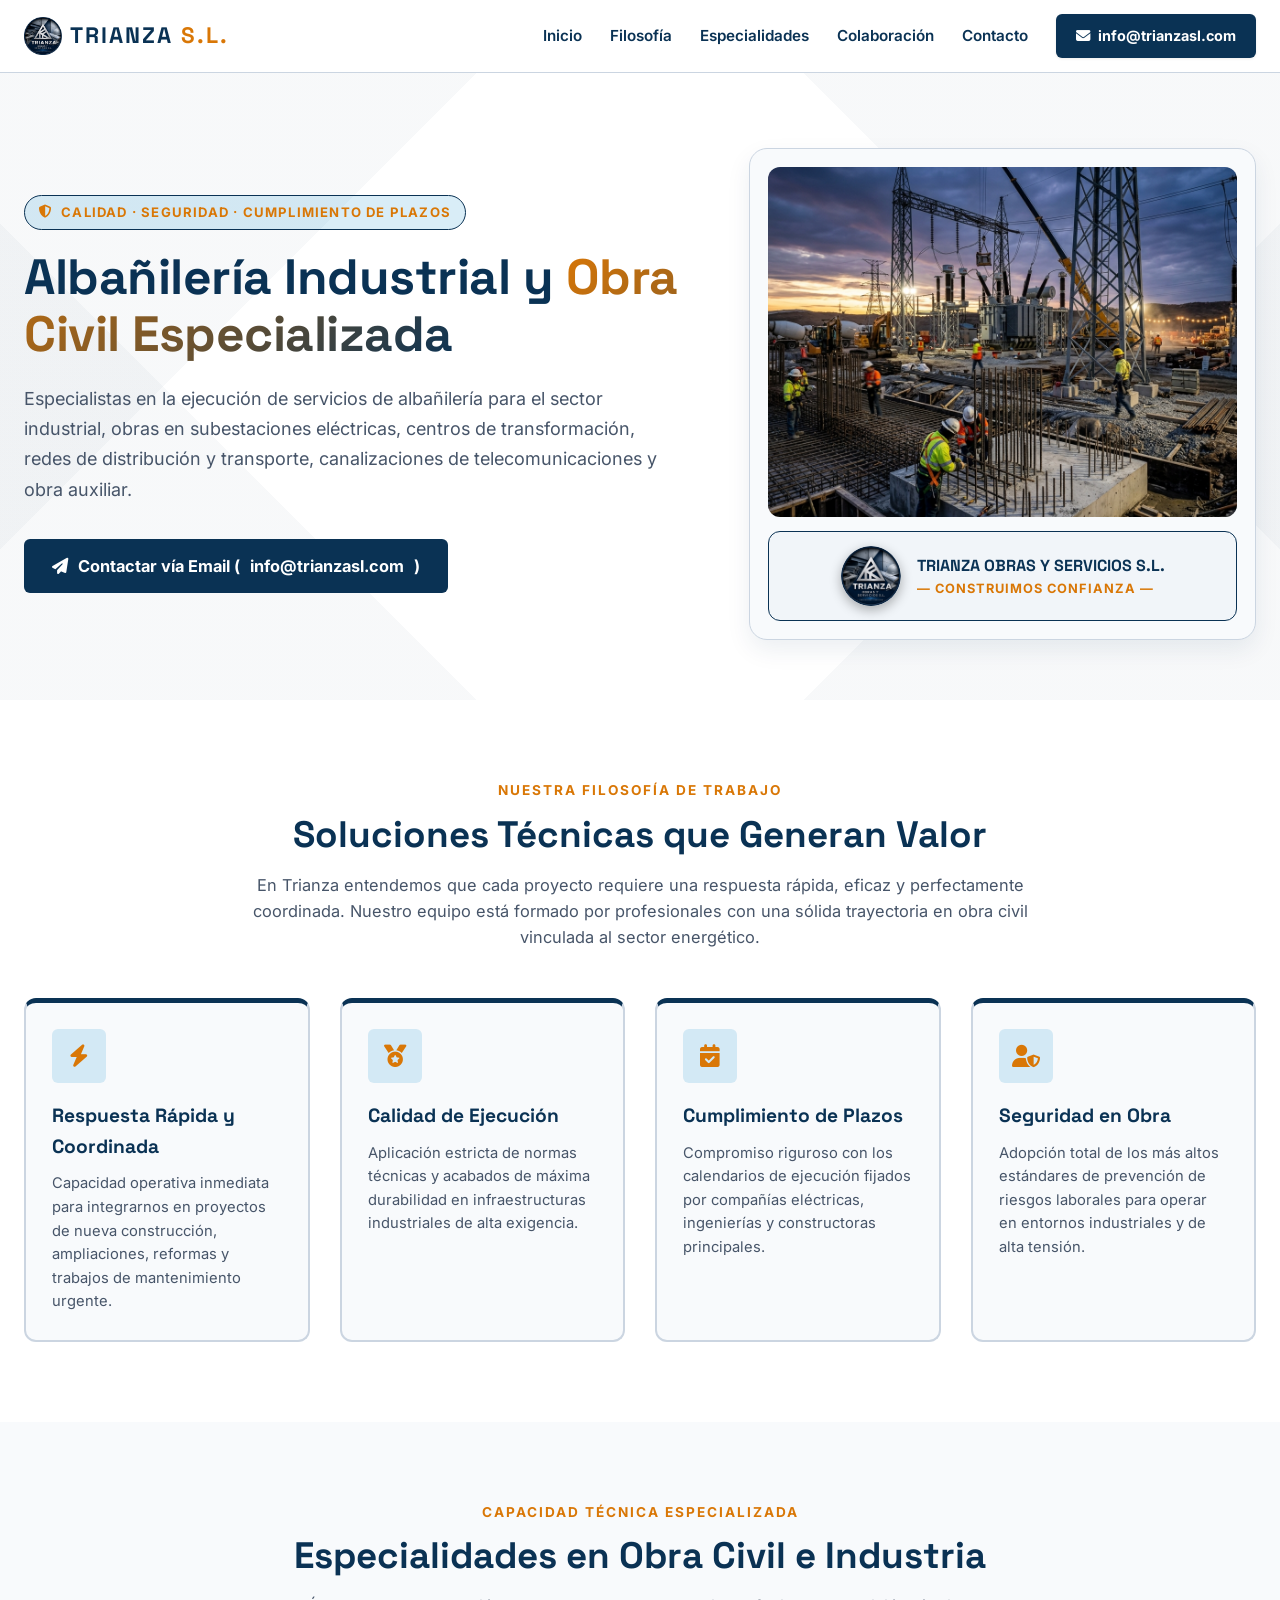
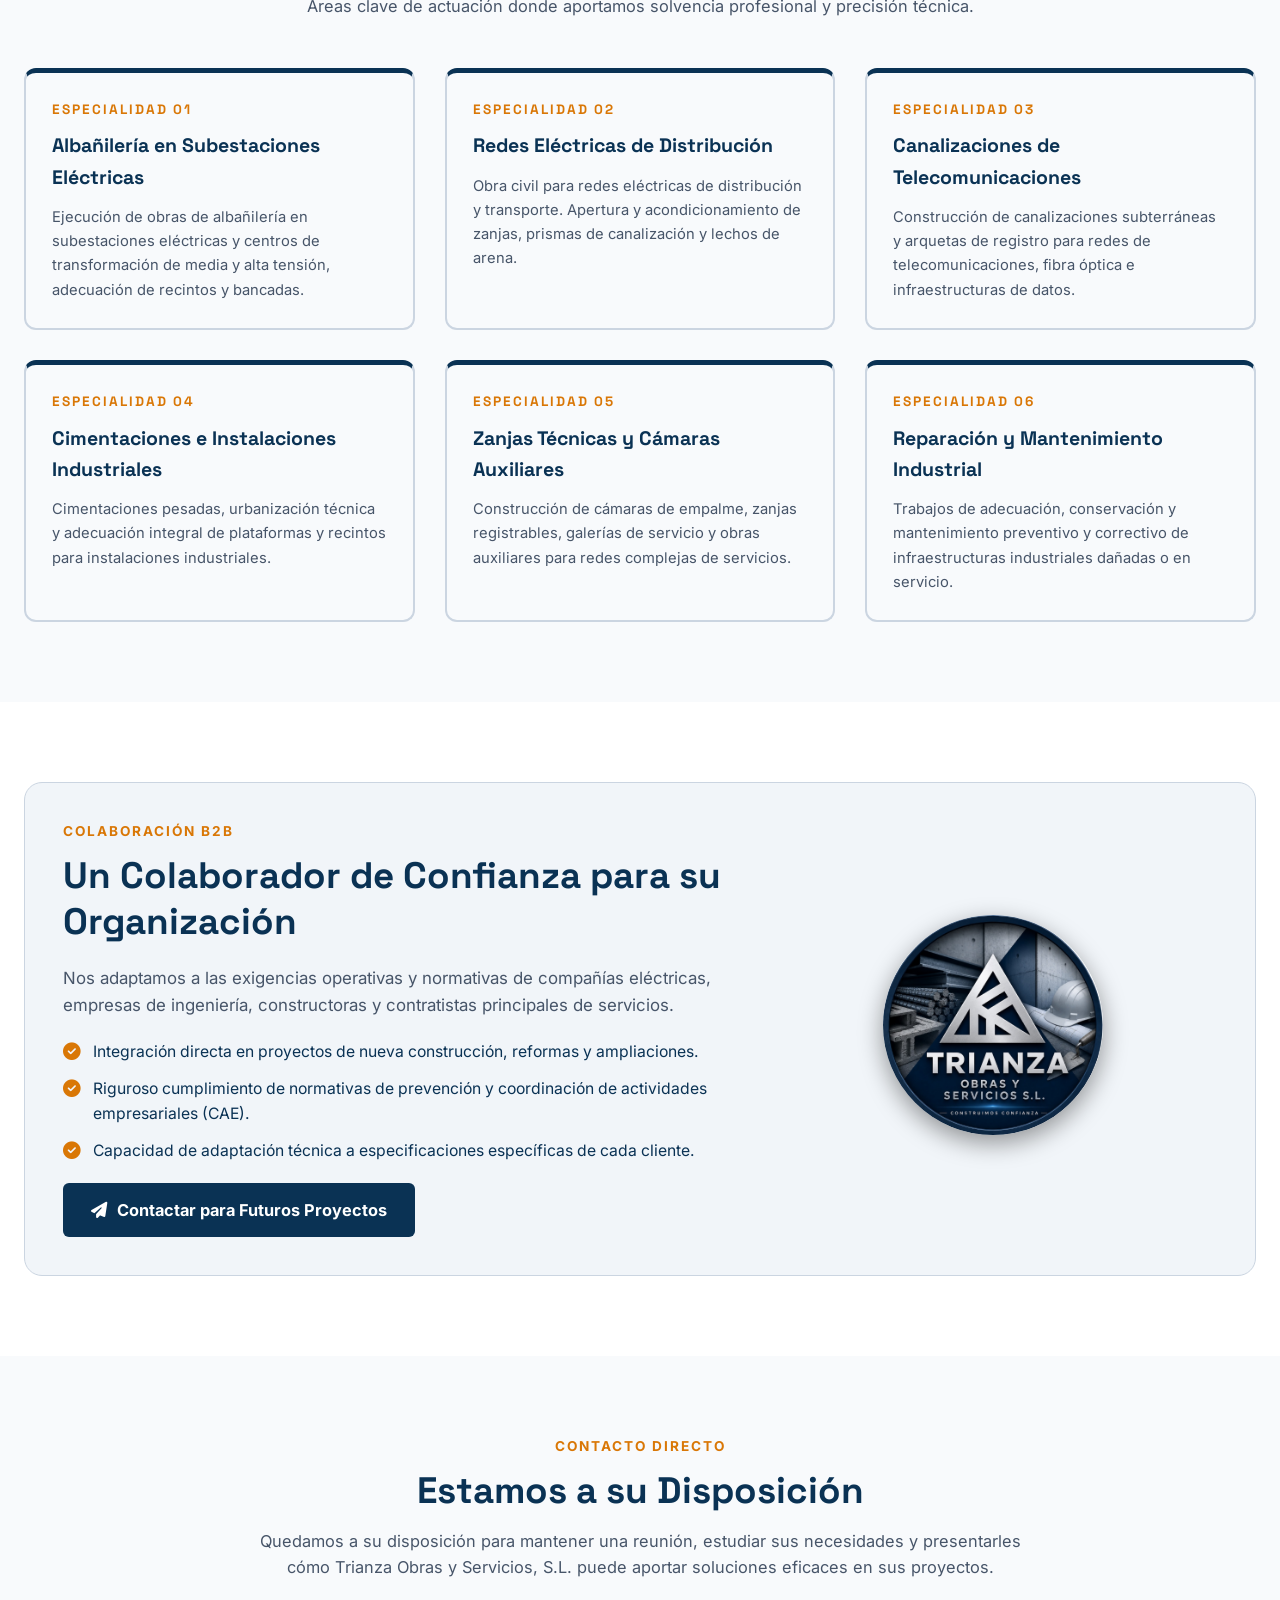
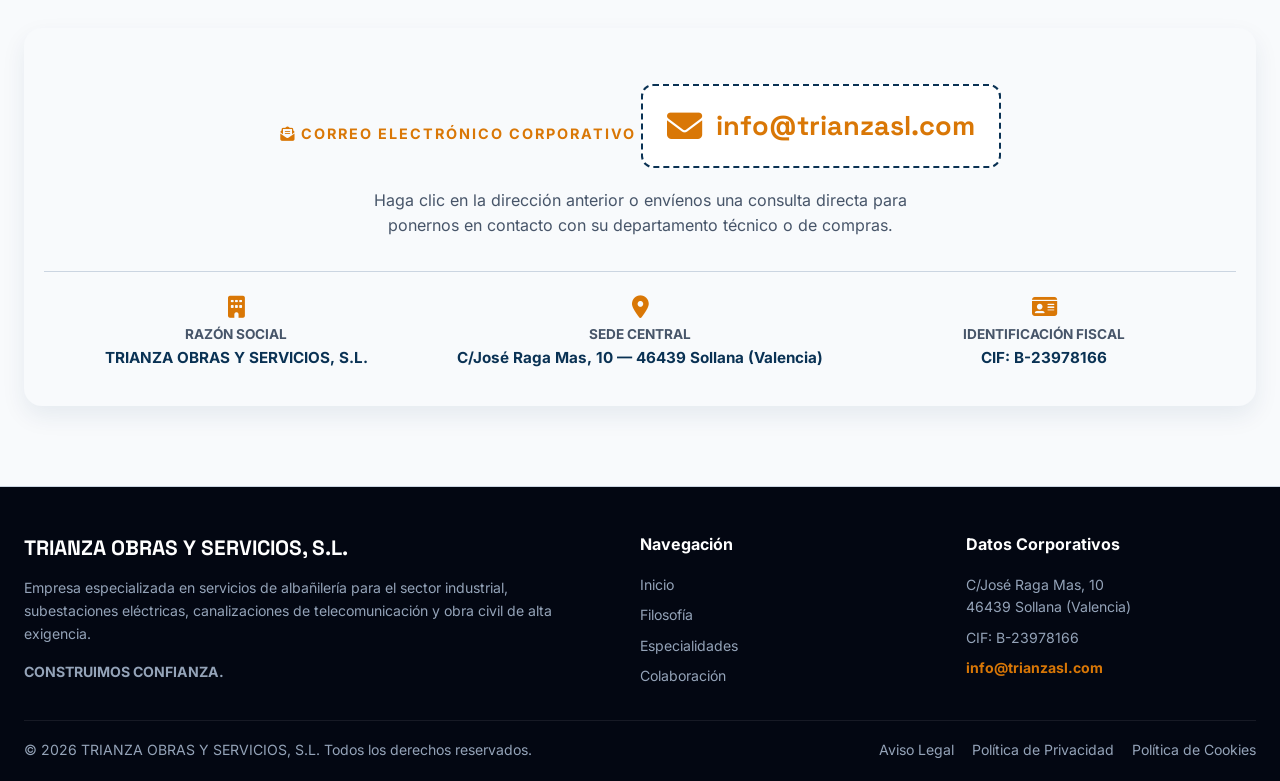
<file: index.html>
<!DOCTYPE html>
<html lang="es">
<head>
  <meta charset="UTF-8">
  <meta name="viewport" content="width=device-width, initial-scale=1.0">
  <meta http-equiv="Content-Security-Policy" content="default-src 'self'; script-src 'self'; style-src 'self' 'unsafe-inline' https://cdnjs.cloudflare.com; font-src 'self' https://cdnjs.cloudflare.com; img-src 'self' data:; connect-src 'self'; object-src 'none'; base-uri 'self'; form-action 'self'; frame-ancestors 'self'; upgrade-insecure-requests">
  <meta http-equiv="Referrer-Policy" content="strict-origin-when-cross-origin">
  <title>Trianza Obras y Servicios S.L. | Albañilería Industrial & Obra Civil</title>
  <meta name="description" content="Trianza Obras y Servicios, S.L. Especialistas en albañilería industrial, subestaciones eléctricas, redes de distribución y transporte, canalizaciones de telecomunicaciones y adecuación de infraestructuras en Sollana (Valencia).">
  
  <!-- Favicon -->
  <link rel="icon" type="image/png" href="assets/images/logo_oficial_sello_transparent.png">

  <!-- Self-hosted fonts (Inter & Space Grotesk) -->
  <link rel="stylesheet" href="assets/fonts/fonts.css">

  <!-- CSS Stylesheet -->
  <link rel="stylesheet" href="styles.css">
  
  <!-- FontAwesome Icons -->
  <link rel="stylesheet" href="https://cdnjs.cloudflare.com/ajax/libs/font-awesome/6.4.0/css/all.min.css" integrity="sha512-iecdLmaskl7CVkqkXNQ/ZH/XLlvWZOJyj7Yy7tcenmpD1ypASozpmT/E0iPtmFIB46ZmdtAc9eNBvH0H/ZpiBw==" crossorigin="anonymous" referrerpolicy="no-referrer">
</head>
<body>

  <div class="app-wrapper">

    <!-- ==========================================================================
         HEADER / NAVBAR (CLEAN BRAND TEXT + INICIO BACK)
         ========================================================================== -->
    <header class="navbar">
      <div class="container navbar-inner">
        <!-- Clean Text Branding on Navbar -->
        <a href="#inicio" class="nav-brand-text" title="TRIANZA OBRAS Y SERVICIOS S.L.">
          <img src="assets/images/logo_oficial_sello_transparent.png" alt="Trianza" class="nav-brand-logo">
          TRIANZA <span>S.L.</span>
        </a>

        <!-- Mobile Toggle Button -->
        <button class="nav-toggle-mobile" id="mobile-menu-btn" aria-label="Menú Móvil">
          <i class="fa-solid fa-bars"></i>
        </button>

        <!-- Streamlined Navigation Links (Includes Inicio) -->
        <ul class="nav-links" id="nav-menu">
          <li><a href="#inicio" class="nav-link">Inicio</a></li>
          <li><a href="#compromiso" class="nav-link">Filosofía</a></li>
          <li><a href="#especialidades" class="nav-link">Especialidades</a></li>
          <li><a href="#colaboracion" class="nav-link">Colaboración</a></li>
          <li><a href="#contacto" class="nav-link">Contacto</a></li>
          <li>
            <a href="#" class="nav-cta-email js-email" data-user="info" data-domain="trianzasl.com">
              <i class="fa-solid fa-envelope"></i> <span class="js-email-text"></span>
            </a>
          </li>
        </ul>
      </div>
    </header>

    <!-- ==========================================================================
         HERO SECTION (EXACT ORIGINAL SEAL EMBLEM)
         ========================================================================== -->
    <section id="inicio" class="hero">
      <div class="container hero-content">
        <div>
          <div class="hero-tag">
            <i class="fa-solid fa-shield-halved"></i> Calidad · Seguridad · Cumplimiento de Plazos
          </div>
          
          <h1 class="hero-title" id="hero-heading">
            Albañilería Industrial y <span>Obra Civil Especializada</span>
          </h1>
          
          <p class="hero-subtitle" id="hero-subtext">
            Especialistas en la ejecución de servicios de albañilería para el sector industrial, obras en subestaciones eléctricas, centros de transformación, redes de distribución y transporte, canalizaciones de telecomunicaciones y obra auxiliar.
          </p>

          <div class="hero-actions">
            <a href="#" class="btn-primary js-email" data-user="info" data-domain="trianzasl.com">
              <i class="fa-solid fa-paper-plane"></i> Contactar vía Email (<span class="js-email-text"></span>)
            </a>
          </div>
        </div>

        <div class="hero-card">
          <div class="hero-img-container">
            <img id="hero-img" src="assets/images/subestacion.png" alt="Subestación eléctrica y obra civil por Trianza S.L.">
          </div>

          <div class="seal-badge-display">
            <!-- Exact Original Seal Emblem from client image -->
            <img src="assets/images/logo_oficial_sello.jpg" alt="TRIANZA Sello Oficial" class="seal-img-icon">
            <div class="seal-text-info">
              <h4>TRIANZA OBRAS Y SERVICIOS S.L.</h4>
              <p>— CONSTRUIMOS CONFIANZA —</p>
            </div>
          </div>
        </div>
      </div>
    </section>

    <!-- ==========================================================================
         COMPROMISO & FILOSOFÍA SECTION (ESSENCE OF MANAGER'S LETTER)
         ========================================================================== -->
    <section id="compromiso" class="section">
      <div class="container">
        <div class="section-header">
          <span class="section-tag">Nuestra Filosofía de Trabajo</span>
          <h2 class="section-title">Soluciones Técnicas que Generan Valor</h2>
          <p class="section-subtitle">En Trianza entendemos que cada proyecto requiere una respuesta rápida, eficaz y perfectamente coordinada. Nuestro equipo está formado por profesionales con una sólida trayectoria en obra civil vinculada al sector energético.</p>
        </div>

        <div class="grid grid-4">
          <!-- Pillar 1 -->
          <div class="essence-card">
            <div class="essence-icon">
              <i class="fa-solid fa-bolt"></i>
            </div>
            <h3 class="essence-title">Respuesta Rápida y Coordinada</h3>
            <p class="essence-desc">Capacidad operativa inmediata para integrarnos en proyectos de nueva construcción, ampliaciones, reformas y trabajos de mantenimiento urgente.</p>
          </div>

          <!-- Pillar 2 -->
          <div class="essence-card">
            <div class="essence-icon">
              <i class="fa-solid fa-medal"></i>
            </div>
            <h3 class="essence-title">Calidad de Ejecución</h3>
            <p class="essence-desc">Aplicación estricta de normas técnicas y acabados de máxima durabilidad en infraestructuras industriales de alta exigencia.</p>
          </div>

          <!-- Pillar 3 -->
          <div class="essence-card">
            <div class="essence-icon">
              <i class="fa-solid fa-calendar-check"></i>
            </div>
            <h3 class="essence-title">Cumplimiento de Plazos</h3>
            <p class="essence-desc">Compromiso riguroso con los calendarios de ejecución fijados por compañías eléctricas, ingenierías y constructoras principales.</p>
          </div>

          <!-- Pillar 4 -->
          <div class="essence-card">
            <div class="essence-icon">
              <i class="fa-solid fa-user-shield"></i>
            </div>
            <h3 class="essence-title">Seguridad en Obra</h3>
            <p class="essence-desc">Adopción total de los más altos estándares de prevención de riesgos laborales para operar en entornos industriales y de alta tensión.</p>
          </div>
        </div>
      </div>
    </section>

    <!-- ==========================================================================
         6 ESPECIALIDADES TÉCNICAS SECTION
         ========================================================================== -->
    <section id="especialidades" class="section" style="background: var(--bg-surface);">
      <div class="container">
        <div class="section-header">
          <span class="section-tag">Capacidad Técnica Especializada</span>
          <h2 class="section-title">Especialidades en Obra Civil e Industria</h2>
          <p class="section-subtitle">Áreas clave de actuación donde aportamos solvencia profesional y precisión técnica.</p>
        </div>

        <div class="grid grid-3">
          <!-- Item 1 -->
          <div class="service-card">
            <span class="service-num">Especialidad 01</span>
            <h3 class="service-title">Albañilería en Subestaciones Eléctricas</h3>
            <p class="service-desc">Ejecución de obras de albañilería en subestaciones eléctricas y centros de transformación de media y alta tensión, adecuación de recintos y bancadas.</p>
          </div>

          <!-- Item 2 -->
          <div class="service-card">
            <span class="service-num">Especialidad 02</span>
            <h3 class="service-title">Redes Eléctricas de Distribución</h3>
            <p class="service-desc">Obra civil para redes eléctricas de distribución y transporte. Apertura y acondicionamiento de zanjas, prismas de canalización y lechos de arena.</p>
          </div>

          <!-- Item 3 -->
          <div class="service-card">
            <span class="service-num">Especialidad 03</span>
            <h3 class="service-title">Canalizaciones de Telecomunicaciones</h3>
            <p class="service-desc">Construcción de canalizaciones subterráneas y arquetas de registro para redes de telecomunicaciones, fibra óptica e infraestructuras de datos.</p>
          </div>

          <!-- Item 4 -->
          <div class="service-card">
            <span class="service-num">Especialidad 04</span>
            <h3 class="service-title">Cimentaciones e Instalaciones Industriales</h3>
            <p class="service-desc">Cimentaciones pesadas, urbanización técnica y adecuación integral de plataformas y recintos para instalaciones industriales.</p>
          </div>

          <!-- Item 5 -->
          <div class="service-card">
            <span class="service-num">Especialidad 05</span>
            <h3 class="service-title">Zanjas Técnicas y Cámaras Auxiliares</h3>
            <p class="service-desc">Construcción de cámaras de empalme, zanjas registrables, galerías de servicio y obras auxiliares para redes complejas de servicios.</p>
          </div>

          <!-- Item 6 -->
          <div class="service-card">
            <span class="service-num">Especialidad 06</span>
            <h3 class="service-title">Reparación y Mantenimiento Industrial</h3>
            <p class="service-desc">Trabajos de adecuación, conservación y mantenimiento preventivo y correctivo de infraestructuras industriales dañadas o en servicio.</p>
          </div>
        </div>
      </div>
    </section>

    <!-- ==========================================================================
         MODELO DE COLABORACIÓN PARA EMPRESAS E INGENIERÍAS
         ========================================================================== -->
    <section id="colaboracion" class="section">
      <div class="container">
        <div class="collab-box">
          <div class="collab-grid">
            <div>
              <span class="section-tag">Colaboración B2B</span>
              <h2 class="section-title" style="margin-bottom: 20px;">Un Colaborador de Confianza para su Organización</h2>
              <p style="color: var(--text-muted); font-size: 1.05rem;">
                Nos adaptamos a las exigencias operativas y normativas de compañías eléctricas, empresas de ingeniería, constructoras y contratistas principales de servicios.
              </p>

              <ul class="collab-list">
                <li><i class="fa-solid fa-circle-check"></i> Integración directa en proyectos de nueva construcción, reformas y ampliaciones.</li>
                <li><i class="fa-solid fa-circle-check"></i> Riguroso cumplimiento de normativas de prevención y coordinación de actividades empresariales (CAE).</li>
                <li><i class="fa-solid fa-circle-check"></i> Capacidad de adaptación técnica a especificaciones específicas de cada cliente.</li>
              </ul>

              <a href="#" class="btn-primary js-email" data-user="info" data-domain="trianzasl.com">
                <i class="fa-solid fa-paper-plane"></i> Contactar para Futuros Proyectos
              </a>
            </div>

            <div style="text-align: center;">
              <!-- Exact Original Seal Emblem from client image -->
              <img src="assets/images/logo_oficial_sello.jpg" alt="TRIANZA Sello Oficial" style="max-width: 220px; width: 100%; height: auto; border-radius: 50%; box-shadow: 0 8px 24px rgba(0,0,0,0.4);">
            </div>
          </div>
        </div>
      </div>
    </section>

    <!-- ==========================================================================
         CONTACTO DIRECTO (EMAIL ONLY: info@trianzasl.com)
         ========================================================================== -->
    <section id="contacto" class="section" style="background: var(--bg-surface);">
      <div class="container">
        <div class="section-header">
          <span class="section-tag">Contacto Directo</span>
          <h2 class="section-title">Estamos a su Disposición</h2>
          <p class="section-subtitle">Quedamos a su disposición para mantener una reunión, estudiar sus necesidades y presentarles cómo Trianza Obras y Servicios, S.L. puede aportar soluciones eficaces en sus proyectos.</p>
        </div>

        <div class="contact-direct-card">
          <span style="text-transform: uppercase; letter-spacing: 2px; font-weight: 700; color: var(--accent-secondary); font-size: 0.9rem;">
            <i class="fa-solid fa-envelope-open-text"></i> Correo Electrónico Corporativo
          </span>

          <div class="email-highlight-box">
            <i class="fa-solid fa-envelope" style="font-size: 2.2rem; color: var(--accent-secondary);"></i>
            <a href="#" class="email-address-text js-email" data-user="info" data-domain="trianzasl.com"><span class="js-email-text"></span></a>
          </div>

          <p style="color: var(--text-muted); max-width: 600px; margin: 0 auto;">
            Haga clic en la dirección anterior o envíenos una consulta directa para ponernos en contacto con su departamento técnico o de compras.
          </p>

          <div class="company-meta-grid">
            <div class="meta-item">
              <i class="fa-solid fa-building"></i>
              <h5>Razón Social</h5>
              <p>TRIANZA OBRAS Y SERVICIOS, S.L.</p>
            </div>

            <div class="meta-item">
              <i class="fa-solid fa-location-dot"></i>
              <h5>Sede Central</h5>
              <p>C/José Raga Mas, 10 — 46439 Sollana (Valencia)</p>
            </div>

            <div class="meta-item">
              <i class="fa-solid fa-id-card"></i>
              <h5>Identificación Fiscal</h5>
              <p>CIF: B-23978166</p>
            </div>
          </div>
        </div>
      </div>
    </section>

    <!-- ==========================================================================
         FOOTER
         ========================================================================== -->
    <footer class="footer">
      <div class="container">
        <div class="footer-inner">
          <div>
            <h4 style="color: #fff; font-family: var(--font-heading); font-size: 1.3rem; margin-bottom: 12px;">TRIANZA OBRAS Y SERVICIOS, S.L.</h4>
            <p style="margin-bottom: 16px;">Empresa especializada en servicios de albañilería para el sector industrial, subestaciones eléctricas, canalizaciones de telecomunicación y obra civil de alta exigencia.</p>
            <p><strong>CONSTRUIMOS CONFIANZA.</strong></p>
          </div>

          <div>
            <h5 style="color: #fff; font-size: 1rem; margin-bottom: 16px;">Navegación</h5>
            <ul style="list-style: none; display: flex; flex-direction: column; gap: 8px;">
              <li><a href="#inicio" style="color: inherit; text-decoration: none;">Inicio</a></li>
              <li><a href="#compromiso" style="color: inherit; text-decoration: none;">Filosofía</a></li>
              <li><a href="#especialidades" style="color: inherit; text-decoration: none;">Especialidades</a></li>
              <li><a href="#colaboracion" style="color: inherit; text-decoration: none;">Colaboración</a></li>
            </ul>
          </div>

          <div>
            <h5 style="color: #fff; font-size: 1rem; margin-bottom: 16px;">Datos Corporativos</h5>
            <p>C/José Raga Mas, 10</p>
            <p>46439 Sollana (Valencia)</p>
            <p style="margin-top: 8px;">CIF: B-23978166</p>
            <p style="margin-top: 8px;"><a href="#" class="js-email" data-user="info" data-domain="trianzasl.com" style="color: var(--accent-secondary); text-decoration: none; font-weight: 700;"><span class="js-email-text"></span></a></p>
          </div>
        </div>

        <div class="footer-bottom">
          <div>© 2026 TRIANZA OBRAS Y SERVICIOS, S.L. Todos los derechos reservados.</div>
          <div class="footer-legal-links">
            <a href="aviso-legal.html">Aviso Legal</a>
            <a href="politica-privacidad.html">Política de Privacidad</a>
            <a href="politica-cookies.html">Política de Cookies</a>
          </div>
        </div>
      </div>
    </footer>

  </div>

  <!-- JavaScript App Engine -->
  <script src="app.js"></script>
</body>
</html>
</file>
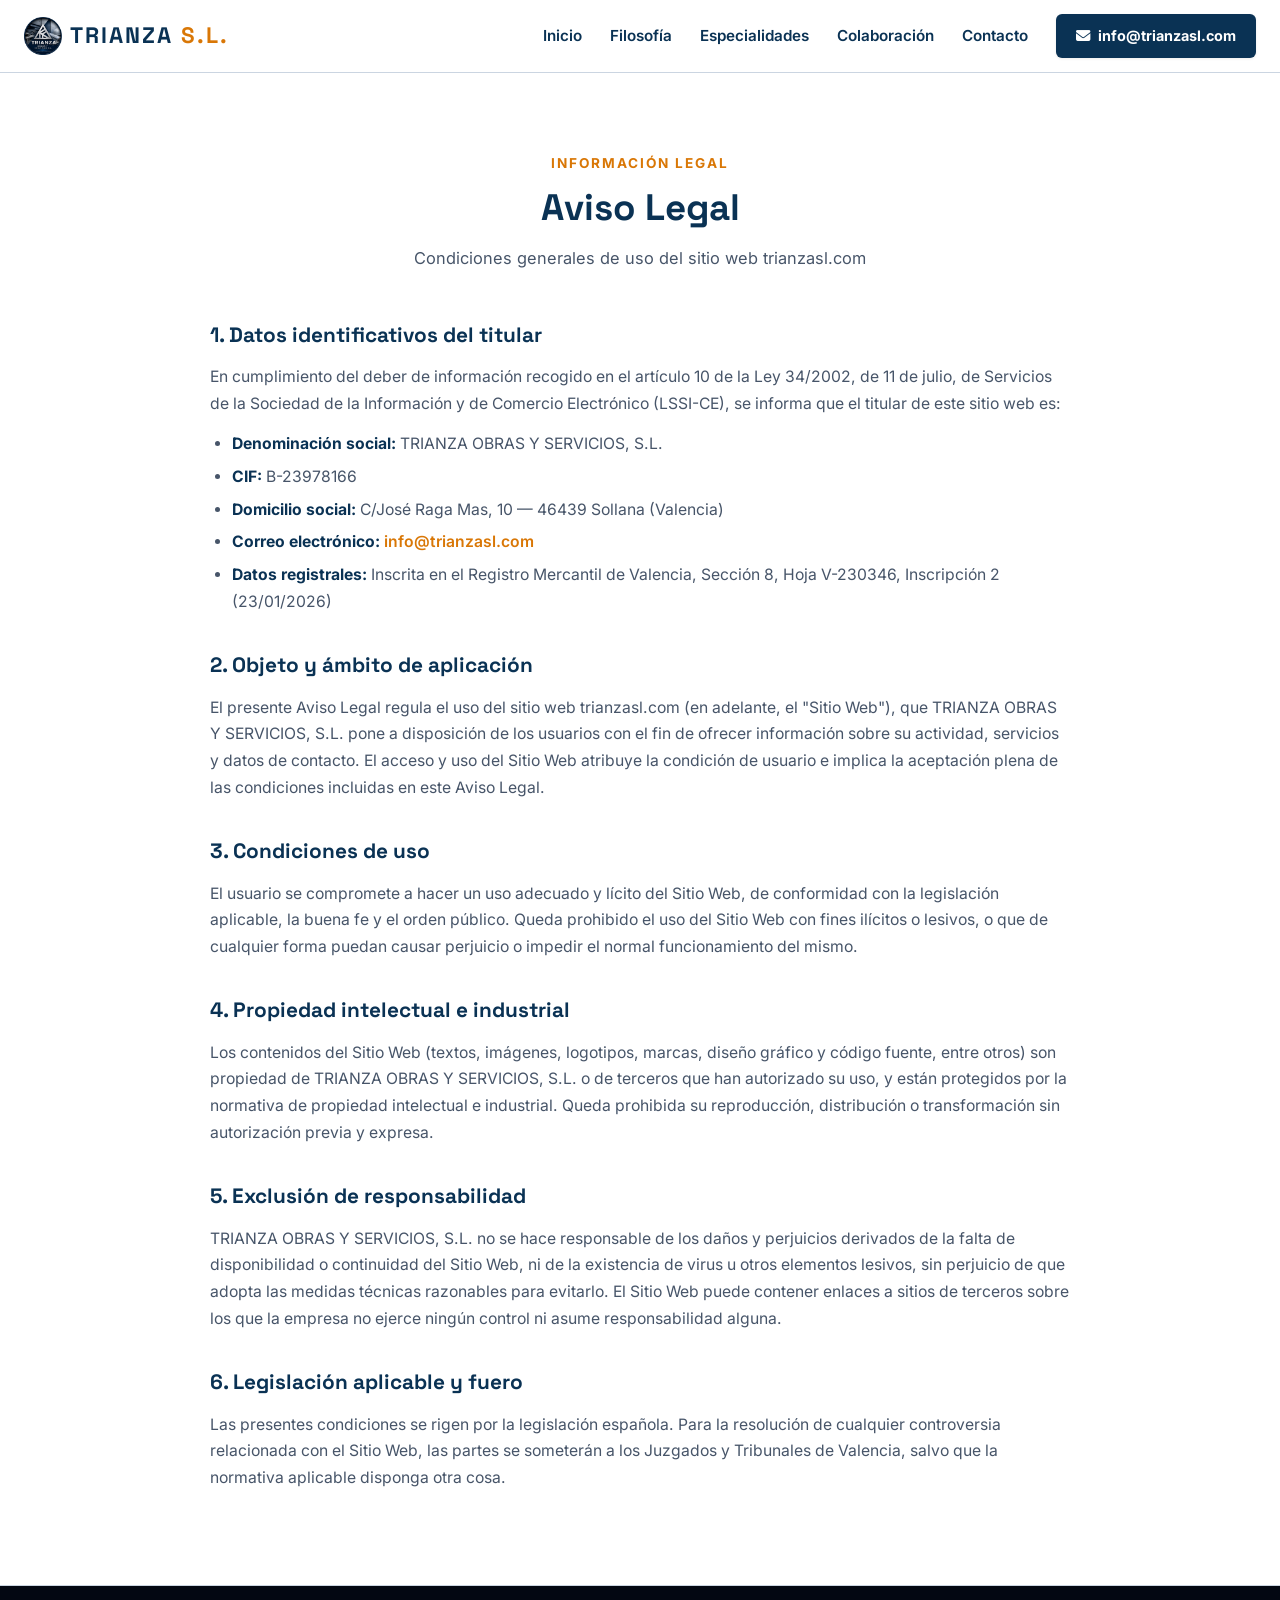
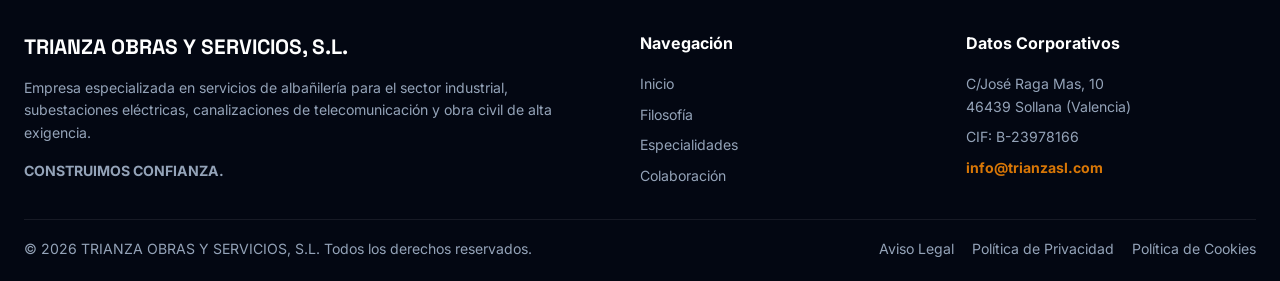
<file: aviso-legal.html>
<!DOCTYPE html>
<html lang="es">
<head>
  <meta charset="UTF-8">
  <meta name="viewport" content="width=device-width, initial-scale=1.0">
  <meta http-equiv="Content-Security-Policy" content="default-src 'self'; script-src 'self'; style-src 'self' 'unsafe-inline' https://cdnjs.cloudflare.com; font-src 'self' https://cdnjs.cloudflare.com; img-src 'self' data:; connect-src 'self'; object-src 'none'; base-uri 'self'; form-action 'self'; frame-ancestors 'self'; upgrade-insecure-requests">
  <meta http-equiv="Referrer-Policy" content="strict-origin-when-cross-origin">
  <title>Aviso Legal | Trianza Obras y Servicios S.L.</title>
  <meta name="description" content="Aviso legal de Trianza Obras y Servicios, S.L. Condiciones de uso del sitio web trianzasl.com.">
  <meta name="robots" content="noindex">

  <!-- Favicon -->
  <link rel="icon" type="image/png" href="assets/images/logo_oficial_sello_transparent.png">

  <!-- Self-hosted fonts (Inter & Space Grotesk) -->
  <link rel="stylesheet" href="assets/fonts/fonts.css">

  <!-- CSS Stylesheet -->
  <link rel="stylesheet" href="styles.css">

  <!-- FontAwesome Icons -->
  <link rel="stylesheet" href="https://cdnjs.cloudflare.com/ajax/libs/font-awesome/6.4.0/css/all.min.css" integrity="sha512-iecdLmaskl7CVkqkXNQ/ZH/XLlvWZOJyj7Yy7tcenmpD1ypASozpmT/E0iPtmFIB46ZmdtAc9eNBvH0H/ZpiBw==" crossorigin="anonymous" referrerpolicy="no-referrer">
</head>
<body>

  <div class="app-wrapper">

    <!-- ==========================================================================
         HEADER / NAVBAR
         ========================================================================== -->
    <header class="navbar">
      <div class="container navbar-inner">
        <a href="index.html#inicio" class="nav-brand-text" title="TRIANZA OBRAS Y SERVICIOS S.L.">
          <img src="assets/images/logo_oficial_sello_transparent.png" alt="Trianza" class="nav-brand-logo">
          TRIANZA <span>S.L.</span>
        </a>

        <button class="nav-toggle-mobile" id="mobile-menu-btn" aria-label="Menú Móvil">
          <i class="fa-solid fa-bars"></i>
        </button>

        <ul class="nav-links" id="nav-menu">
          <li><a href="index.html#inicio" class="nav-link">Inicio</a></li>
          <li><a href="index.html#compromiso" class="nav-link">Filosofía</a></li>
          <li><a href="index.html#especialidades" class="nav-link">Especialidades</a></li>
          <li><a href="index.html#colaboracion" class="nav-link">Colaboración</a></li>
          <li><a href="index.html#contacto" class="nav-link">Contacto</a></li>
          <li>
            <a href="#" class="nav-cta-email js-email" data-user="info" data-domain="trianzasl.com">
              <i class="fa-solid fa-envelope"></i> <span class="js-email-text"></span>
            </a>
          </li>
        </ul>
      </div>
    </header>

    <!-- ==========================================================================
         AVISO LEGAL
         ========================================================================== -->
    <section class="section">
      <div class="container">
        <div class="section-header">
          <span class="section-tag">Información Legal</span>
          <h1 class="section-title">Aviso Legal</h1>
          <p class="section-subtitle">Condiciones generales de uso del sitio web trianzasl.com</p>
        </div>

        <div class="legal-content">
          <h2>1. Datos identificativos del titular</h2>
          <p>
            En cumplimiento del deber de información recogido en el artículo 10 de la Ley 34/2002, de 11 de julio, de Servicios de la Sociedad de la Información y de Comercio Electrónico (LSSI-CE), se informa que el titular de este sitio web es:
          </p>
          <ul>
            <li><strong>Denominación social:</strong> TRIANZA OBRAS Y SERVICIOS, S.L.</li>
            <li><strong>CIF:</strong> B-23978166</li>
            <li><strong>Domicilio social:</strong> C/José Raga Mas, 10 — 46439 Sollana (Valencia)</li>
            <li><strong>Correo electrónico:</strong> <a href="#" class="js-email" data-user="info" data-domain="trianzasl.com"><span class="js-email-text"></span></a></li>
            <li><strong>Datos registrales:</strong> Inscrita en el Registro Mercantil de Valencia, Sección 8, Hoja V-230346, Inscripción 2 (23/01/2026)</li>
          </ul>

          <h2>2. Objeto y ámbito de aplicación</h2>
          <p>
            El presente Aviso Legal regula el uso del sitio web trianzasl.com (en adelante, el "Sitio Web"), que TRIANZA OBRAS Y SERVICIOS, S.L. pone a disposición de los usuarios con el fin de ofrecer información sobre su actividad, servicios y datos de contacto. El acceso y uso del Sitio Web atribuye la condición de usuario e implica la aceptación plena de las condiciones incluidas en este Aviso Legal.
          </p>

          <h2>3. Condiciones de uso</h2>
          <p>
            El usuario se compromete a hacer un uso adecuado y lícito del Sitio Web, de conformidad con la legislación aplicable, la buena fe y el orden público. Queda prohibido el uso del Sitio Web con fines ilícitos o lesivos, o que de cualquier forma puedan causar perjuicio o impedir el normal funcionamiento del mismo.
          </p>

          <h2>4. Propiedad intelectual e industrial</h2>
          <p>
            Los contenidos del Sitio Web (textos, imágenes, logotipos, marcas, diseño gráfico y código fuente, entre otros) son propiedad de TRIANZA OBRAS Y SERVICIOS, S.L. o de terceros que han autorizado su uso, y están protegidos por la normativa de propiedad intelectual e industrial. Queda prohibida su reproducción, distribución o transformación sin autorización previa y expresa.
          </p>

          <h2>5. Exclusión de responsabilidad</h2>
          <p>
            TRIANZA OBRAS Y SERVICIOS, S.L. no se hace responsable de los daños y perjuicios derivados de la falta de disponibilidad o continuidad del Sitio Web, ni de la existencia de virus u otros elementos lesivos, sin perjuicio de que adopta las medidas técnicas razonables para evitarlo. El Sitio Web puede contener enlaces a sitios de terceros sobre los que la empresa no ejerce ningún control ni asume responsabilidad alguna.
          </p>

          <h2>6. Legislación aplicable y fuero</h2>
          <p>
            Las presentes condiciones se rigen por la legislación española. Para la resolución de cualquier controversia relacionada con el Sitio Web, las partes se someterán a los Juzgados y Tribunales de Valencia, salvo que la normativa aplicable disponga otra cosa.
          </p>
        </div>
      </div>
    </section>

    <!-- ==========================================================================
         FOOTER
         ========================================================================== -->
    <footer class="footer">
      <div class="container">
        <div class="footer-inner">
          <div>
            <h4 style="color: #fff; font-family: var(--font-heading); font-size: 1.3rem; margin-bottom: 12px;">TRIANZA OBRAS Y SERVICIOS, S.L.</h4>
            <p style="margin-bottom: 16px;">Empresa especializada en servicios de albañilería para el sector industrial, subestaciones eléctricas, canalizaciones de telecomunicación y obra civil de alta exigencia.</p>
            <p><strong>CONSTRUIMOS CONFIANZA.</strong></p>
          </div>

          <div>
            <h5 style="color: #fff; font-size: 1rem; margin-bottom: 16px;">Navegación</h5>
            <ul style="list-style: none; display: flex; flex-direction: column; gap: 8px;">
              <li><a href="index.html#inicio" style="color: inherit; text-decoration: none;">Inicio</a></li>
              <li><a href="index.html#compromiso" style="color: inherit; text-decoration: none;">Filosofía</a></li>
              <li><a href="index.html#especialidades" style="color: inherit; text-decoration: none;">Especialidades</a></li>
              <li><a href="index.html#colaboracion" style="color: inherit; text-decoration: none;">Colaboración</a></li>
            </ul>
          </div>

          <div>
            <h5 style="color: #fff; font-size: 1rem; margin-bottom: 16px;">Datos Corporativos</h5>
            <p>C/José Raga Mas, 10</p>
            <p>46439 Sollana (Valencia)</p>
            <p style="margin-top: 8px;">CIF: B-23978166</p>
            <p style="margin-top: 8px;"><a href="#" class="js-email" data-user="info" data-domain="trianzasl.com" style="color: var(--accent-secondary); text-decoration: none; font-weight: 700;"><span class="js-email-text"></span></a></p>
          </div>
        </div>

        <div class="footer-bottom">
          <div>© 2026 TRIANZA OBRAS Y SERVICIOS, S.L. Todos los derechos reservados.</div>
          <div class="footer-legal-links">
            <a href="aviso-legal.html">Aviso Legal</a>
            <a href="politica-privacidad.html">Política de Privacidad</a>
            <a href="politica-cookies.html">Política de Cookies</a>
          </div>
        </div>
      </div>
    </footer>

  </div>

  <!-- JavaScript App Engine -->
  <script src="app.js"></script>
</body>
</html>
</file>
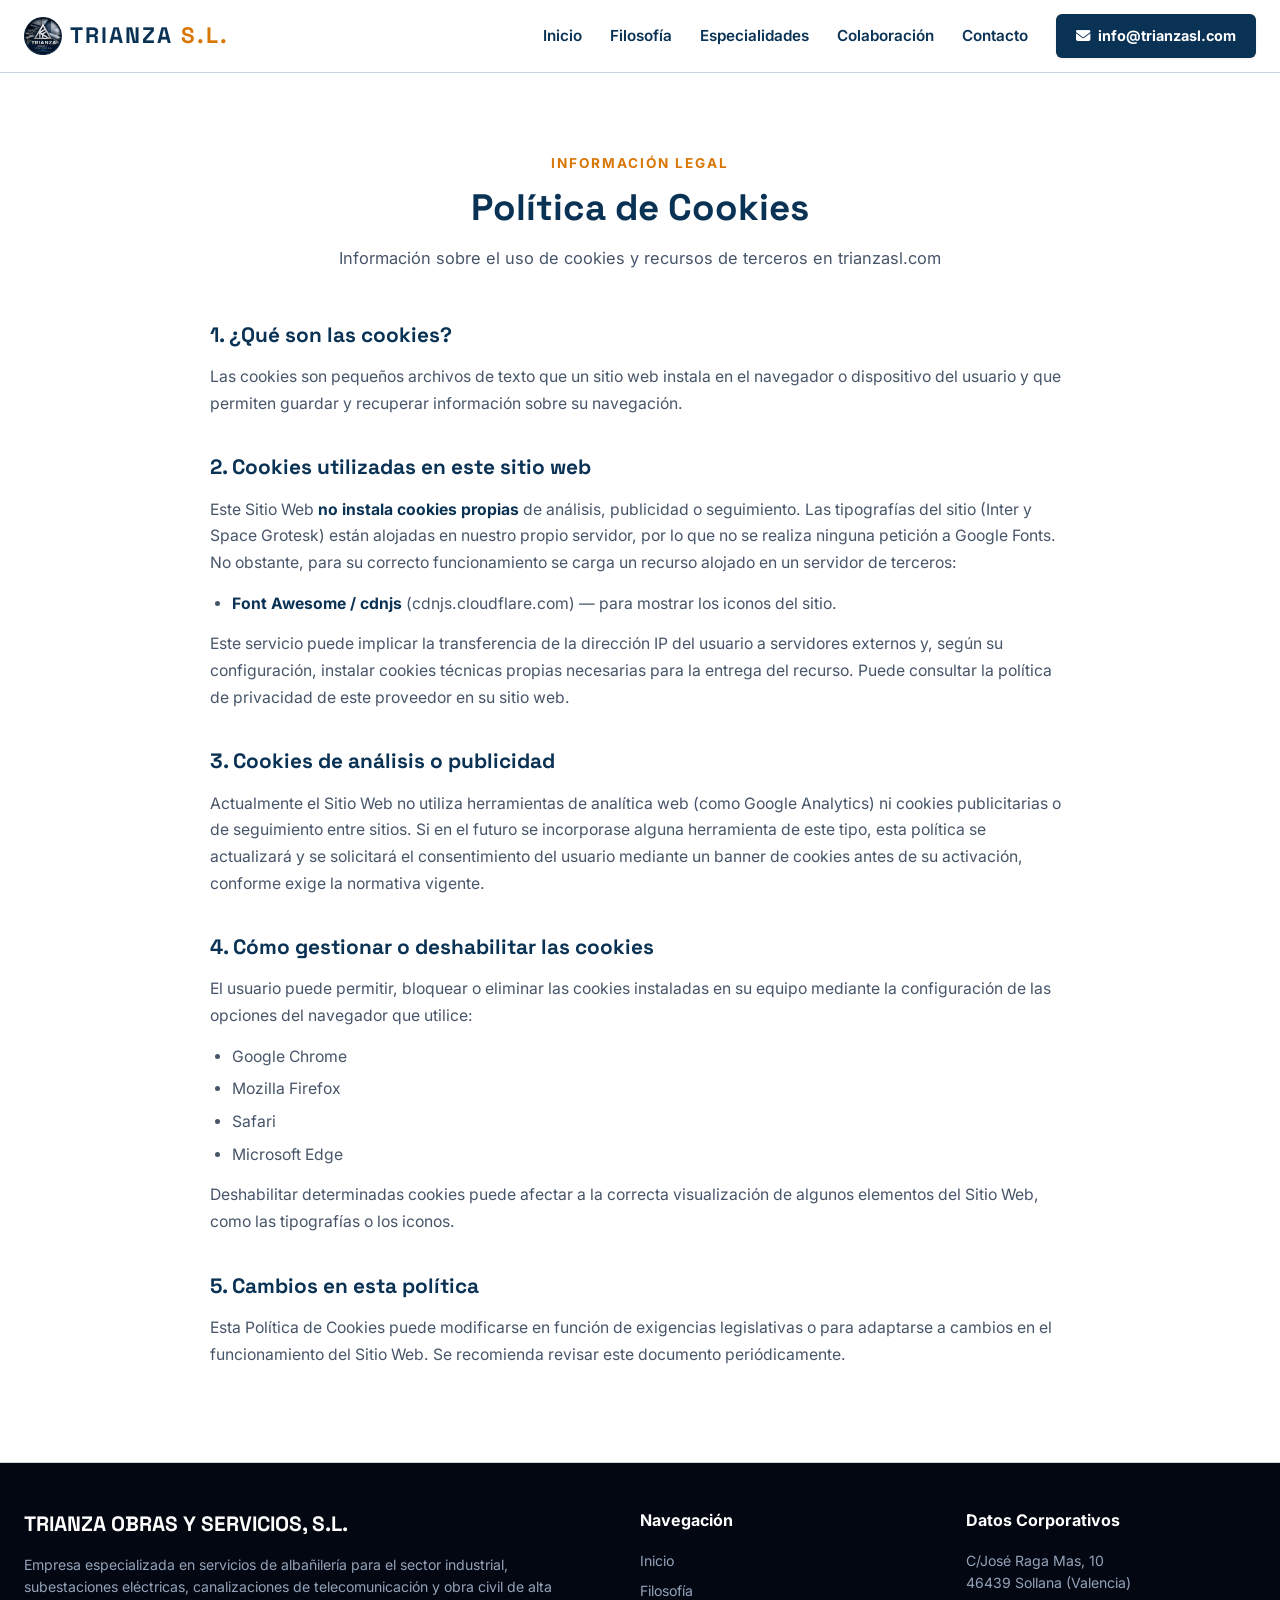
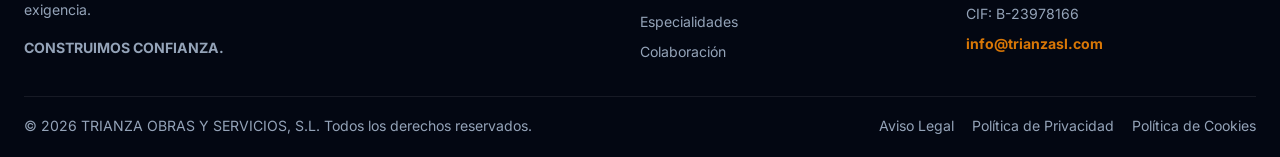
<file: politica-cookies.html>
<!DOCTYPE html>
<html lang="es">
<head>
  <meta charset="UTF-8">
  <meta name="viewport" content="width=device-width, initial-scale=1.0">
  <meta http-equiv="Content-Security-Policy" content="default-src 'self'; script-src 'self'; style-src 'self' 'unsafe-inline' https://cdnjs.cloudflare.com; font-src 'self' https://cdnjs.cloudflare.com; img-src 'self' data:; connect-src 'self'; object-src 'none'; base-uri 'self'; form-action 'self'; frame-ancestors 'self'; upgrade-insecure-requests">
  <meta http-equiv="Referrer-Policy" content="strict-origin-when-cross-origin">
  <title>Política de Cookies | Trianza Obras y Servicios S.L.</title>
  <meta name="description" content="Política de cookies del sitio web de Trianza Obras y Servicios, S.L.">
  <meta name="robots" content="noindex">

  <!-- Favicon -->
  <link rel="icon" type="image/png" href="assets/images/logo_oficial_sello_transparent.png">

  <!-- Self-hosted fonts (Inter & Space Grotesk) -->
  <link rel="stylesheet" href="assets/fonts/fonts.css">

  <!-- CSS Stylesheet -->
  <link rel="stylesheet" href="styles.css">

  <!-- FontAwesome Icons -->
  <link rel="stylesheet" href="https://cdnjs.cloudflare.com/ajax/libs/font-awesome/6.4.0/css/all.min.css" integrity="sha512-iecdLmaskl7CVkqkXNQ/ZH/XLlvWZOJyj7Yy7tcenmpD1ypASozpmT/E0iPtmFIB46ZmdtAc9eNBvH0H/ZpiBw==" crossorigin="anonymous" referrerpolicy="no-referrer">
</head>
<body>

  <div class="app-wrapper">

    <!-- ==========================================================================
         HEADER / NAVBAR
         ========================================================================== -->
    <header class="navbar">
      <div class="container navbar-inner">
        <a href="index.html#inicio" class="nav-brand-text" title="TRIANZA OBRAS Y SERVICIOS S.L.">
          <img src="assets/images/logo_oficial_sello_transparent.png" alt="Trianza" class="nav-brand-logo">
          TRIANZA <span>S.L.</span>
        </a>

        <button class="nav-toggle-mobile" id="mobile-menu-btn" aria-label="Menú Móvil">
          <i class="fa-solid fa-bars"></i>
        </button>

        <ul class="nav-links" id="nav-menu">
          <li><a href="index.html#inicio" class="nav-link">Inicio</a></li>
          <li><a href="index.html#compromiso" class="nav-link">Filosofía</a></li>
          <li><a href="index.html#especialidades" class="nav-link">Especialidades</a></li>
          <li><a href="index.html#colaboracion" class="nav-link">Colaboración</a></li>
          <li><a href="index.html#contacto" class="nav-link">Contacto</a></li>
          <li>
            <a href="#" class="nav-cta-email js-email" data-user="info" data-domain="trianzasl.com">
              <i class="fa-solid fa-envelope"></i> <span class="js-email-text"></span>
            </a>
          </li>
        </ul>
      </div>
    </header>

    <!-- ==========================================================================
         POLÍTICA DE COOKIES
         ========================================================================== -->
    <section class="section">
      <div class="container">
        <div class="section-header">
          <span class="section-tag">Información Legal</span>
          <h1 class="section-title">Política de Cookies</h1>
          <p class="section-subtitle">Información sobre el uso de cookies y recursos de terceros en trianzasl.com</p>
        </div>

        <div class="legal-content">
          <h2>1. ¿Qué son las cookies?</h2>
          <p>
            Las cookies son pequeños archivos de texto que un sitio web instala en el navegador o dispositivo del usuario y que permiten guardar y recuperar información sobre su navegación.
          </p>

          <h2>2. Cookies utilizadas en este sitio web</h2>
          <p>
            Este Sitio Web <strong>no instala cookies propias</strong> de análisis, publicidad o seguimiento. Las tipografías del sitio (Inter y Space Grotesk) están alojadas en nuestro propio servidor, por lo que no se realiza ninguna petición a Google Fonts. No obstante, para su correcto funcionamiento se carga un recurso alojado en un servidor de terceros:
          </p>
          <ul>
            <li><strong>Font Awesome / cdnjs</strong> (cdnjs.cloudflare.com) — para mostrar los iconos del sitio.</li>
          </ul>
          <p>
            Este servicio puede implicar la transferencia de la dirección IP del usuario a servidores externos y, según su configuración, instalar cookies técnicas propias necesarias para la entrega del recurso. Puede consultar la política de privacidad de este proveedor en su sitio web.
          </p>

          <h2>3. Cookies de análisis o publicidad</h2>
          <p>
            Actualmente el Sitio Web no utiliza herramientas de analítica web (como Google Analytics) ni cookies publicitarias o de seguimiento entre sitios. Si en el futuro se incorporase alguna herramienta de este tipo, esta política se actualizará y se solicitará el consentimiento del usuario mediante un banner de cookies antes de su activación, conforme exige la normativa vigente.
          </p>

          <h2>4. Cómo gestionar o deshabilitar las cookies</h2>
          <p>
            El usuario puede permitir, bloquear o eliminar las cookies instaladas en su equipo mediante la configuración de las opciones del navegador que utilice:
          </p>
          <ul>
            <li>Google Chrome</li>
            <li>Mozilla Firefox</li>
            <li>Safari</li>
            <li>Microsoft Edge</li>
          </ul>
          <p>
            Deshabilitar determinadas cookies puede afectar a la correcta visualización de algunos elementos del Sitio Web, como las tipografías o los iconos.
          </p>

          <h2>5. Cambios en esta política</h2>
          <p>
            Esta Política de Cookies puede modificarse en función de exigencias legislativas o para adaptarse a cambios en el funcionamiento del Sitio Web. Se recomienda revisar este documento periódicamente.
          </p>
        </div>
      </div>
    </section>

    <!-- ==========================================================================
         FOOTER
         ========================================================================== -->
    <footer class="footer">
      <div class="container">
        <div class="footer-inner">
          <div>
            <h4 style="color: #fff; font-family: var(--font-heading); font-size: 1.3rem; margin-bottom: 12px;">TRIANZA OBRAS Y SERVICIOS, S.L.</h4>
            <p style="margin-bottom: 16px;">Empresa especializada en servicios de albañilería para el sector industrial, subestaciones eléctricas, canalizaciones de telecomunicación y obra civil de alta exigencia.</p>
            <p><strong>CONSTRUIMOS CONFIANZA.</strong></p>
          </div>

          <div>
            <h5 style="color: #fff; font-size: 1rem; margin-bottom: 16px;">Navegación</h5>
            <ul style="list-style: none; display: flex; flex-direction: column; gap: 8px;">
              <li><a href="index.html#inicio" style="color: inherit; text-decoration: none;">Inicio</a></li>
              <li><a href="index.html#compromiso" style="color: inherit; text-decoration: none;">Filosofía</a></li>
              <li><a href="index.html#especialidades" style="color: inherit; text-decoration: none;">Especialidades</a></li>
              <li><a href="index.html#colaboracion" style="color: inherit; text-decoration: none;">Colaboración</a></li>
            </ul>
          </div>

          <div>
            <h5 style="color: #fff; font-size: 1rem; margin-bottom: 16px;">Datos Corporativos</h5>
            <p>C/José Raga Mas, 10</p>
            <p>46439 Sollana (Valencia)</p>
            <p style="margin-top: 8px;">CIF: B-23978166</p>
            <p style="margin-top: 8px;"><a href="#" class="js-email" data-user="info" data-domain="trianzasl.com" style="color: var(--accent-secondary); text-decoration: none; font-weight: 700;"><span class="js-email-text"></span></a></p>
          </div>
        </div>

        <div class="footer-bottom">
          <div>© 2026 TRIANZA OBRAS Y SERVICIOS, S.L. Todos los derechos reservados.</div>
          <div class="footer-legal-links">
            <a href="aviso-legal.html">Aviso Legal</a>
            <a href="politica-privacidad.html">Política de Privacidad</a>
            <a href="politica-cookies.html">Política de Cookies</a>
          </div>
        </div>
      </div>
    </footer>

  </div>

  <!-- JavaScript App Engine -->
  <script src="app.js"></script>
</body>
</html>
</file>
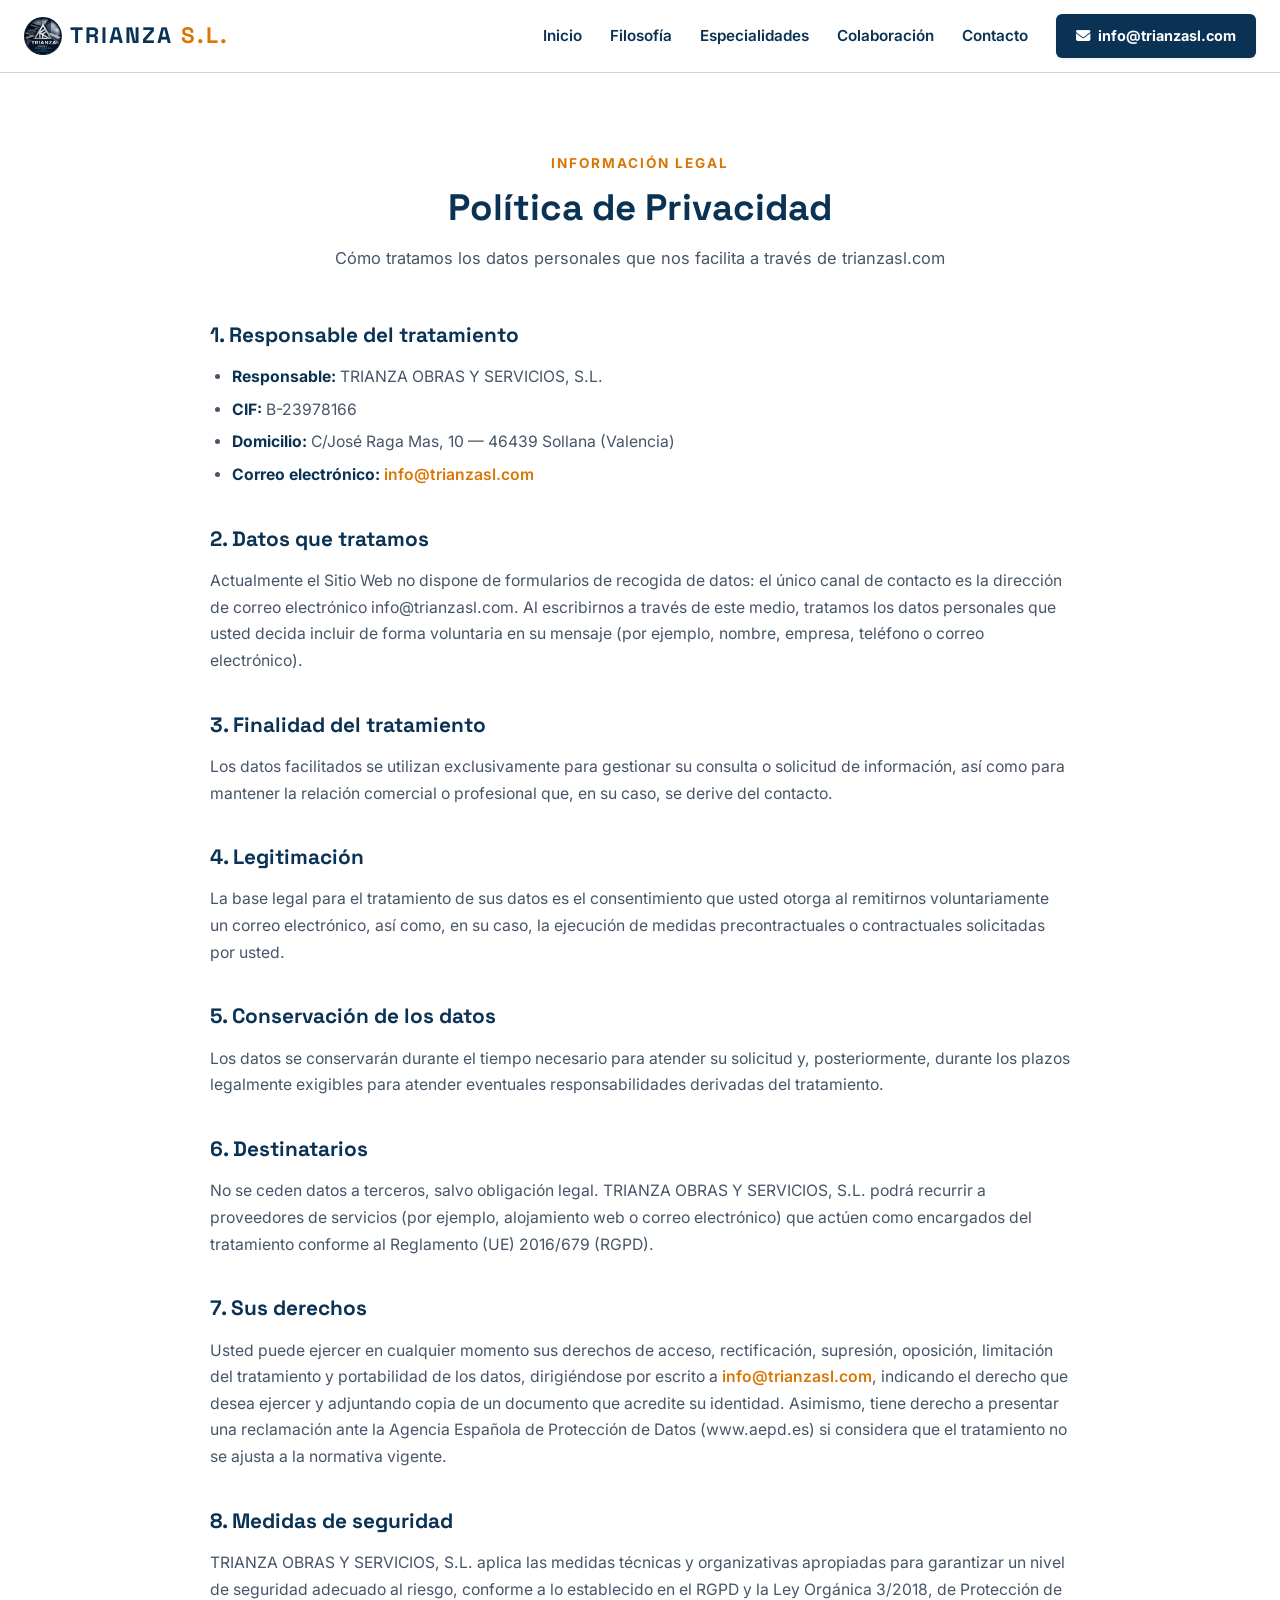
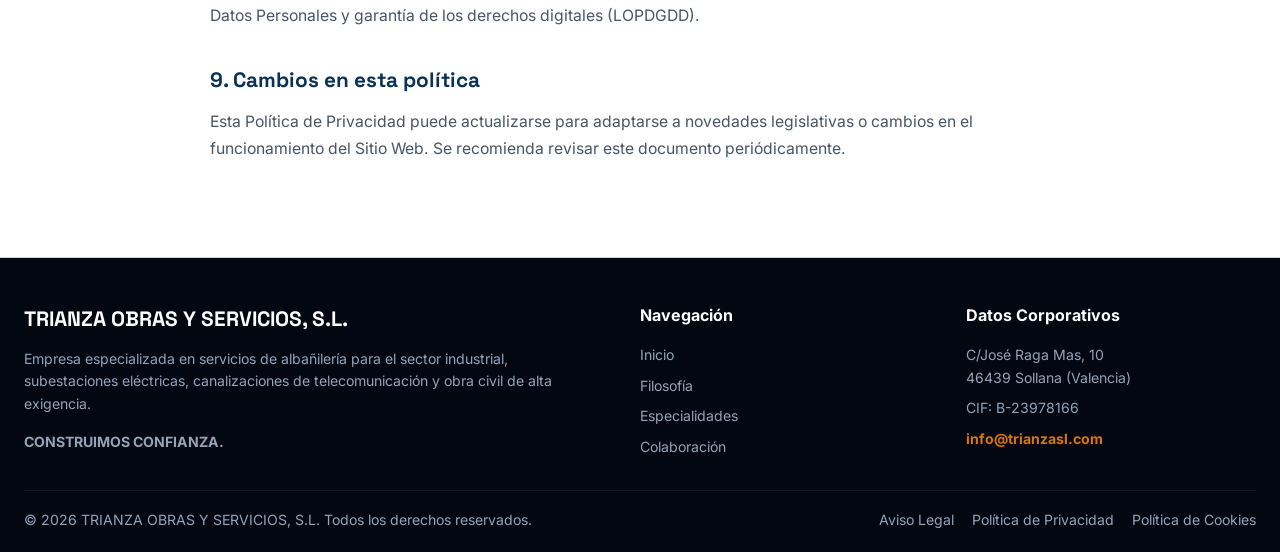
<file: politica-privacidad.html>
<!DOCTYPE html>
<html lang="es">
<head>
  <meta charset="UTF-8">
  <meta name="viewport" content="width=device-width, initial-scale=1.0">
  <meta http-equiv="Content-Security-Policy" content="default-src 'self'; script-src 'self'; style-src 'self' 'unsafe-inline' https://cdnjs.cloudflare.com; font-src 'self' https://cdnjs.cloudflare.com; img-src 'self' data:; connect-src 'self'; object-src 'none'; base-uri 'self'; form-action 'self'; frame-ancestors 'self'; upgrade-insecure-requests">
  <meta http-equiv="Referrer-Policy" content="strict-origin-when-cross-origin">
  <title>Política de Privacidad | Trianza Obras y Servicios S.L.</title>
  <meta name="description" content="Política de privacidad y protección de datos de Trianza Obras y Servicios, S.L.">
  <meta name="robots" content="noindex">

  <!-- Favicon -->
  <link rel="icon" type="image/png" href="assets/images/logo_oficial_sello_transparent.png">

  <!-- Self-hosted fonts (Inter & Space Grotesk) -->
  <link rel="stylesheet" href="assets/fonts/fonts.css">

  <!-- CSS Stylesheet -->
  <link rel="stylesheet" href="styles.css">

  <!-- FontAwesome Icons -->
  <link rel="stylesheet" href="https://cdnjs.cloudflare.com/ajax/libs/font-awesome/6.4.0/css/all.min.css" integrity="sha512-iecdLmaskl7CVkqkXNQ/ZH/XLlvWZOJyj7Yy7tcenmpD1ypASozpmT/E0iPtmFIB46ZmdtAc9eNBvH0H/ZpiBw==" crossorigin="anonymous" referrerpolicy="no-referrer">
</head>
<body>

  <div class="app-wrapper">

    <!-- ==========================================================================
         HEADER / NAVBAR
         ========================================================================== -->
    <header class="navbar">
      <div class="container navbar-inner">
        <a href="index.html#inicio" class="nav-brand-text" title="TRIANZA OBRAS Y SERVICIOS S.L.">
          <img src="assets/images/logo_oficial_sello_transparent.png" alt="Trianza" class="nav-brand-logo">
          TRIANZA <span>S.L.</span>
        </a>

        <button class="nav-toggle-mobile" id="mobile-menu-btn" aria-label="Menú Móvil">
          <i class="fa-solid fa-bars"></i>
        </button>

        <ul class="nav-links" id="nav-menu">
          <li><a href="index.html#inicio" class="nav-link">Inicio</a></li>
          <li><a href="index.html#compromiso" class="nav-link">Filosofía</a></li>
          <li><a href="index.html#especialidades" class="nav-link">Especialidades</a></li>
          <li><a href="index.html#colaboracion" class="nav-link">Colaboración</a></li>
          <li><a href="index.html#contacto" class="nav-link">Contacto</a></li>
          <li>
            <a href="#" class="nav-cta-email js-email" data-user="info" data-domain="trianzasl.com">
              <i class="fa-solid fa-envelope"></i> <span class="js-email-text"></span>
            </a>
          </li>
        </ul>
      </div>
    </header>

    <!-- ==========================================================================
         POLÍTICA DE PRIVACIDAD
         ========================================================================== -->
    <section class="section">
      <div class="container">
        <div class="section-header">
          <span class="section-tag">Información Legal</span>
          <h1 class="section-title">Política de Privacidad</h1>
          <p class="section-subtitle">Cómo tratamos los datos personales que nos facilita a través de trianzasl.com</p>
        </div>

        <div class="legal-content">
          <h2>1. Responsable del tratamiento</h2>
          <ul>
            <li><strong>Responsable:</strong> TRIANZA OBRAS Y SERVICIOS, S.L.</li>
            <li><strong>CIF:</strong> B-23978166</li>
            <li><strong>Domicilio:</strong> C/José Raga Mas, 10 — 46439 Sollana (Valencia)</li>
            <li><strong>Correo electrónico:</strong> <a href="#" class="js-email" data-user="info" data-domain="trianzasl.com"><span class="js-email-text"></span></a></li>
          </ul>

          <h2>2. Datos que tratamos</h2>
          <p>
            Actualmente el Sitio Web no dispone de formularios de recogida de datos: el único canal de contacto es la dirección de correo electrónico info@trianzasl.com. Al escribirnos a través de este medio, tratamos los datos personales que usted decida incluir de forma voluntaria en su mensaje (por ejemplo, nombre, empresa, teléfono o correo electrónico).
          </p>

          <h2>3. Finalidad del tratamiento</h2>
          <p>
            Los datos facilitados se utilizan exclusivamente para gestionar su consulta o solicitud de información, así como para mantener la relación comercial o profesional que, en su caso, se derive del contacto.
          </p>

          <h2>4. Legitimación</h2>
          <p>
            La base legal para el tratamiento de sus datos es el consentimiento que usted otorga al remitirnos voluntariamente un correo electrónico, así como, en su caso, la ejecución de medidas precontractuales o contractuales solicitadas por usted.
          </p>

          <h2>5. Conservación de los datos</h2>
          <p>
            Los datos se conservarán durante el tiempo necesario para atender su solicitud y, posteriormente, durante los plazos legalmente exigibles para atender eventuales responsabilidades derivadas del tratamiento.
          </p>

          <h2>6. Destinatarios</h2>
          <p>
            No se ceden datos a terceros, salvo obligación legal. TRIANZA OBRAS Y SERVICIOS, S.L. podrá recurrir a proveedores de servicios (por ejemplo, alojamiento web o correo electrónico) que actúen como encargados del tratamiento conforme al Reglamento (UE) 2016/679 (RGPD).
          </p>

          <h2>7. Sus derechos</h2>
          <p>
            Usted puede ejercer en cualquier momento sus derechos de acceso, rectificación, supresión, oposición, limitación del tratamiento y portabilidad de los datos, dirigiéndose por escrito a <a href="#" class="js-email" data-user="info" data-domain="trianzasl.com"><span class="js-email-text"></span></a>, indicando el derecho que desea ejercer y adjuntando copia de un documento que acredite su identidad. Asimismo, tiene derecho a presentar una reclamación ante la Agencia Española de Protección de Datos (www.aepd.es) si considera que el tratamiento no se ajusta a la normativa vigente.
          </p>

          <h2>8. Medidas de seguridad</h2>
          <p>
            TRIANZA OBRAS Y SERVICIOS, S.L. aplica las medidas técnicas y organizativas apropiadas para garantizar un nivel de seguridad adecuado al riesgo, conforme a lo establecido en el RGPD y la Ley Orgánica 3/2018, de Protección de Datos Personales y garantía de los derechos digitales (LOPDGDD).
          </p>

          <h2>9. Cambios en esta política</h2>
          <p>
            Esta Política de Privacidad puede actualizarse para adaptarse a novedades legislativas o cambios en el funcionamiento del Sitio Web. Se recomienda revisar este documento periódicamente.
          </p>
        </div>
      </div>
    </section>

    <!-- ==========================================================================
         FOOTER
         ========================================================================== -->
    <footer class="footer">
      <div class="container">
        <div class="footer-inner">
          <div>
            <h4 style="color: #fff; font-family: var(--font-heading); font-size: 1.3rem; margin-bottom: 12px;">TRIANZA OBRAS Y SERVICIOS, S.L.</h4>
            <p style="margin-bottom: 16px;">Empresa especializada en servicios de albañilería para el sector industrial, subestaciones eléctricas, canalizaciones de telecomunicación y obra civil de alta exigencia.</p>
            <p><strong>CONSTRUIMOS CONFIANZA.</strong></p>
          </div>

          <div>
            <h5 style="color: #fff; font-size: 1rem; margin-bottom: 16px;">Navegación</h5>
            <ul style="list-style: none; display: flex; flex-direction: column; gap: 8px;">
              <li><a href="index.html#inicio" style="color: inherit; text-decoration: none;">Inicio</a></li>
              <li><a href="index.html#compromiso" style="color: inherit; text-decoration: none;">Filosofía</a></li>
              <li><a href="index.html#especialidades" style="color: inherit; text-decoration: none;">Especialidades</a></li>
              <li><a href="index.html#colaboracion" style="color: inherit; text-decoration: none;">Colaboración</a></li>
            </ul>
          </div>

          <div>
            <h5 style="color: #fff; font-size: 1rem; margin-bottom: 16px;">Datos Corporativos</h5>
            <p>C/José Raga Mas, 10</p>
            <p>46439 Sollana (Valencia)</p>
            <p style="margin-top: 8px;">CIF: B-23978166</p>
            <p style="margin-top: 8px;"><a href="#" class="js-email" data-user="info" data-domain="trianzasl.com" style="color: var(--accent-secondary); text-decoration: none; font-weight: 700;"><span class="js-email-text"></span></a></p>
          </div>
        </div>

        <div class="footer-bottom">
          <div>© 2026 TRIANZA OBRAS Y SERVICIOS, S.L. Todos los derechos reservados.</div>
          <div class="footer-legal-links">
            <a href="aviso-legal.html">Aviso Legal</a>
            <a href="politica-privacidad.html">Política de Privacidad</a>
            <a href="politica-cookies.html">Política de Cookies</a>
          </div>
        </div>
      </div>
    </footer>

  </div>

  <!-- JavaScript App Engine -->
  <script src="app.js"></script>
</body>
</html>
</file>
<file: assets/fonts/fonts.css>
@font-face {
  font-family: 'Inter';
  font-style: normal;
  font-weight: 300;
  font-display: swap;
  src: url('inter-300-normal-latin-ext.woff2') format('woff2');
  unicode-range: U+0100-02BA, U+02BD-02C5, U+02C7-02CC, U+02CE-02D7, U+02DD-02FF, U+0304, U+0308, U+0329, U+1D00-1DBF, U+1E00-1E9F, U+1EF2-1EFF, U+2020, U+20A0-20AB, U+20AD-20C0, U+2113, U+2C60-2C7F, U+A720-A7FF;
}

@font-face {
  font-family: 'Inter';
  font-style: normal;
  font-weight: 300;
  font-display: swap;
  src: url('inter-300-normal-latin.woff2') format('woff2');
  unicode-range: U+0000-00FF, U+0131, U+0152-0153, U+02BB-02BC, U+02C6, U+02DA, U+02DC, U+0304, U+0308, U+0329, U+2000-206F, U+20AC, U+2122, U+2191, U+2193, U+2212, U+2215, U+FEFF, U+FFFD;
}

@font-face {
  font-family: 'Inter';
  font-style: normal;
  font-weight: 400;
  font-display: swap;
  src: url('inter-400-normal-latin-ext.woff2') format('woff2');
  unicode-range: U+0100-02BA, U+02BD-02C5, U+02C7-02CC, U+02CE-02D7, U+02DD-02FF, U+0304, U+0308, U+0329, U+1D00-1DBF, U+1E00-1E9F, U+1EF2-1EFF, U+2020, U+20A0-20AB, U+20AD-20C0, U+2113, U+2C60-2C7F, U+A720-A7FF;
}

@font-face {
  font-family: 'Inter';
  font-style: normal;
  font-weight: 400;
  font-display: swap;
  src: url('inter-400-normal-latin.woff2') format('woff2');
  unicode-range: U+0000-00FF, U+0131, U+0152-0153, U+02BB-02BC, U+02C6, U+02DA, U+02DC, U+0304, U+0308, U+0329, U+2000-206F, U+20AC, U+2122, U+2191, U+2193, U+2212, U+2215, U+FEFF, U+FFFD;
}

@font-face {
  font-family: 'Inter';
  font-style: normal;
  font-weight: 500;
  font-display: swap;
  src: url('inter-500-normal-latin-ext.woff2') format('woff2');
  unicode-range: U+0100-02BA, U+02BD-02C5, U+02C7-02CC, U+02CE-02D7, U+02DD-02FF, U+0304, U+0308, U+0329, U+1D00-1DBF, U+1E00-1E9F, U+1EF2-1EFF, U+2020, U+20A0-20AB, U+20AD-20C0, U+2113, U+2C60-2C7F, U+A720-A7FF;
}

@font-face {
  font-family: 'Inter';
  font-style: normal;
  font-weight: 500;
  font-display: swap;
  src: url('inter-500-normal-latin.woff2') format('woff2');
  unicode-range: U+0000-00FF, U+0131, U+0152-0153, U+02BB-02BC, U+02C6, U+02DA, U+02DC, U+0304, U+0308, U+0329, U+2000-206F, U+20AC, U+2122, U+2191, U+2193, U+2212, U+2215, U+FEFF, U+FFFD;
}

@font-face {
  font-family: 'Inter';
  font-style: normal;
  font-weight: 600;
  font-display: swap;
  src: url('inter-600-normal-latin-ext.woff2') format('woff2');
  unicode-range: U+0100-02BA, U+02BD-02C5, U+02C7-02CC, U+02CE-02D7, U+02DD-02FF, U+0304, U+0308, U+0329, U+1D00-1DBF, U+1E00-1E9F, U+1EF2-1EFF, U+2020, U+20A0-20AB, U+20AD-20C0, U+2113, U+2C60-2C7F, U+A720-A7FF;
}

@font-face {
  font-family: 'Inter';
  font-style: normal;
  font-weight: 600;
  font-display: swap;
  src: url('inter-600-normal-latin.woff2') format('woff2');
  unicode-range: U+0000-00FF, U+0131, U+0152-0153, U+02BB-02BC, U+02C6, U+02DA, U+02DC, U+0304, U+0308, U+0329, U+2000-206F, U+20AC, U+2122, U+2191, U+2193, U+2212, U+2215, U+FEFF, U+FFFD;
}

@font-face {
  font-family: 'Inter';
  font-style: normal;
  font-weight: 700;
  font-display: swap;
  src: url('inter-700-normal-latin-ext.woff2') format('woff2');
  unicode-range: U+0100-02BA, U+02BD-02C5, U+02C7-02CC, U+02CE-02D7, U+02DD-02FF, U+0304, U+0308, U+0329, U+1D00-1DBF, U+1E00-1E9F, U+1EF2-1EFF, U+2020, U+20A0-20AB, U+20AD-20C0, U+2113, U+2C60-2C7F, U+A720-A7FF;
}

@font-face {
  font-family: 'Inter';
  font-style: normal;
  font-weight: 700;
  font-display: swap;
  src: url('inter-700-normal-latin.woff2') format('woff2');
  unicode-range: U+0000-00FF, U+0131, U+0152-0153, U+02BB-02BC, U+02C6, U+02DA, U+02DC, U+0304, U+0308, U+0329, U+2000-206F, U+20AC, U+2122, U+2191, U+2193, U+2212, U+2215, U+FEFF, U+FFFD;
}

@font-face {
  font-family: 'Inter';
  font-style: normal;
  font-weight: 800;
  font-display: swap;
  src: url('inter-800-normal-latin-ext.woff2') format('woff2');
  unicode-range: U+0100-02BA, U+02BD-02C5, U+02C7-02CC, U+02CE-02D7, U+02DD-02FF, U+0304, U+0308, U+0329, U+1D00-1DBF, U+1E00-1E9F, U+1EF2-1EFF, U+2020, U+20A0-20AB, U+20AD-20C0, U+2113, U+2C60-2C7F, U+A720-A7FF;
}

@font-face {
  font-family: 'Inter';
  font-style: normal;
  font-weight: 800;
  font-display: swap;
  src: url('inter-800-normal-latin.woff2') format('woff2');
  unicode-range: U+0000-00FF, U+0131, U+0152-0153, U+02BB-02BC, U+02C6, U+02DA, U+02DC, U+0304, U+0308, U+0329, U+2000-206F, U+20AC, U+2122, U+2191, U+2193, U+2212, U+2215, U+FEFF, U+FFFD;
}

@font-face {
  font-family: 'Inter';
  font-style: normal;
  font-weight: 900;
  font-display: swap;
  src: url('inter-900-normal-latin-ext.woff2') format('woff2');
  unicode-range: U+0100-02BA, U+02BD-02C5, U+02C7-02CC, U+02CE-02D7, U+02DD-02FF, U+0304, U+0308, U+0329, U+1D00-1DBF, U+1E00-1E9F, U+1EF2-1EFF, U+2020, U+20A0-20AB, U+20AD-20C0, U+2113, U+2C60-2C7F, U+A720-A7FF;
}

@font-face {
  font-family: 'Inter';
  font-style: normal;
  font-weight: 900;
  font-display: swap;
  src: url('inter-900-normal-latin.woff2') format('woff2');
  unicode-range: U+0000-00FF, U+0131, U+0152-0153, U+02BB-02BC, U+02C6, U+02DA, U+02DC, U+0304, U+0308, U+0329, U+2000-206F, U+20AC, U+2122, U+2191, U+2193, U+2212, U+2215, U+FEFF, U+FFFD;
}

@font-face {
  font-family: 'Space Grotesk';
  font-style: normal;
  font-weight: 400;
  font-display: swap;
  src: url('space-grotesk-400-normal-latin-ext.woff2') format('woff2');
  unicode-range: U+0100-02BA, U+02BD-02C5, U+02C7-02CC, U+02CE-02D7, U+02DD-02FF, U+0304, U+0308, U+0329, U+1D00-1DBF, U+1E00-1E9F, U+1EF2-1EFF, U+2020, U+20A0-20AB, U+20AD-20C0, U+2113, U+2C60-2C7F, U+A720-A7FF;
}

@font-face {
  font-family: 'Space Grotesk';
  font-style: normal;
  font-weight: 400;
  font-display: swap;
  src: url('space-grotesk-400-normal-latin.woff2') format('woff2');
  unicode-range: U+0000-00FF, U+0131, U+0152-0153, U+02BB-02BC, U+02C6, U+02DA, U+02DC, U+0304, U+0308, U+0329, U+2000-206F, U+20AC, U+2122, U+2191, U+2193, U+2212, U+2215, U+FEFF, U+FFFD;
}

@font-face {
  font-family: 'Space Grotesk';
  font-style: normal;
  font-weight: 500;
  font-display: swap;
  src: url('space-grotesk-500-normal-latin-ext.woff2') format('woff2');
  unicode-range: U+0100-02BA, U+02BD-02C5, U+02C7-02CC, U+02CE-02D7, U+02DD-02FF, U+0304, U+0308, U+0329, U+1D00-1DBF, U+1E00-1E9F, U+1EF2-1EFF, U+2020, U+20A0-20AB, U+20AD-20C0, U+2113, U+2C60-2C7F, U+A720-A7FF;
}

@font-face {
  font-family: 'Space Grotesk';
  font-style: normal;
  font-weight: 500;
  font-display: swap;
  src: url('space-grotesk-500-normal-latin.woff2') format('woff2');
  unicode-range: U+0000-00FF, U+0131, U+0152-0153, U+02BB-02BC, U+02C6, U+02DA, U+02DC, U+0304, U+0308, U+0329, U+2000-206F, U+20AC, U+2122, U+2191, U+2193, U+2212, U+2215, U+FEFF, U+FFFD;
}

@font-face {
  font-family: 'Space Grotesk';
  font-style: normal;
  font-weight: 600;
  font-display: swap;
  src: url('space-grotesk-600-normal-latin-ext.woff2') format('woff2');
  unicode-range: U+0100-02BA, U+02BD-02C5, U+02C7-02CC, U+02CE-02D7, U+02DD-02FF, U+0304, U+0308, U+0329, U+1D00-1DBF, U+1E00-1E9F, U+1EF2-1EFF, U+2020, U+20A0-20AB, U+20AD-20C0, U+2113, U+2C60-2C7F, U+A720-A7FF;
}

@font-face {
  font-family: 'Space Grotesk';
  font-style: normal;
  font-weight: 600;
  font-display: swap;
  src: url('space-grotesk-600-normal-latin.woff2') format('woff2');
  unicode-range: U+0000-00FF, U+0131, U+0152-0153, U+02BB-02BC, U+02C6, U+02DA, U+02DC, U+0304, U+0308, U+0329, U+2000-206F, U+20AC, U+2122, U+2191, U+2193, U+2212, U+2215, U+FEFF, U+FFFD;
}

@font-face {
  font-family: 'Space Grotesk';
  font-style: normal;
  font-weight: 700;
  font-display: swap;
  src: url('space-grotesk-700-normal-latin-ext.woff2') format('woff2');
  unicode-range: U+0100-02BA, U+02BD-02C5, U+02C7-02CC, U+02CE-02D7, U+02DD-02FF, U+0304, U+0308, U+0329, U+1D00-1DBF, U+1E00-1E9F, U+1EF2-1EFF, U+2020, U+20A0-20AB, U+20AD-20C0, U+2113, U+2C60-2C7F, U+A720-A7FF;
}

@font-face {
  font-family: 'Space Grotesk';
  font-style: normal;
  font-weight: 700;
  font-display: swap;
  src: url('space-grotesk-700-normal-latin.woff2') format('woff2');
  unicode-range: U+0000-00FF, U+0131, U+0152-0153, U+02BB-02BC, U+02C6, U+02DA, U+02DC, U+0304, U+0308, U+0329, U+2000-206F, U+20AC, U+2122, U+2191, U+2193, U+2212, U+2215, U+FEFF, U+FFFD;
}
</file>
<file: styles.css>
/* ==========================================================================
   TRIANZA OBRAS Y SERVICIOS S.L. - DESIGN SYSTEM (2026)
   Blueprint Light Theme
   Focus: Technical Rigor, Letter Essence, Direct Contact info@trianza.com
   ========================================================================== */

/* --- THEME VARIABLES (CLEAN ARCHITECTURAL BLUEPRINT - LIGHT) --- */
:root {
  --font-heading: 'Space Grotesk', sans-serif;
  --font-body: 'Inter', sans-serif;

  --bg-main: #ffffff;
  --bg-surface: #f8fafc;
  --bg-card: #f1f5f9;
  --bg-card-hover: #e2e8f0;
  --bg-header: rgba(255, 255, 255, 0.98);

  --text-main: #0a3254;
  --text-muted: #475569;
  --text-highlight: #d97706;

  --accent-primary: #0a3254;
  --accent-primary-hover: #072138;
  --accent-secondary: #d97706;
  --accent-glow: rgba(217, 119, 6, 0.15);

  --border-color: #cbd5e1;
  --border-active: #0a3254;

  --shadow-sm: 0 1px 3px rgba(0,0,0,0.08);
  --shadow-lg: 0 10px 25px rgba(10, 50, 84, 0.08);

  --radius-sm: 6px;
  --radius-md: 12px;
  --radius-lg: 18px;
  --radius-full: 9999px;

  --transition-fast: 0.2s ease;
  --transition-normal: 0.35s cubic-bezier(0.4, 0, 0.2, 1);

  --hero-pattern: linear-gradient(135deg, rgba(10,50,84,0.03) 25%, transparent 25%),
                      linear-gradient(225deg, rgba(10,50,84,0.03) 25%, transparent 25%),
                      linear-gradient(45deg, rgba(10,50,84,0.03) 25%, transparent 25%),
                      linear-gradient(315deg, rgba(10,50,84,0.03) 25%, #ffffff 25%);
}

/* --- BASE RESET --- */
* {
  box-sizing: border-box;
  margin: 0;
  padding: 0;
}

html {
  scroll-behavior: smooth;
  font-size: 16px;
}

body {
  font-family: var(--font-body);
  background-color: var(--bg-main);
  color: var(--text-main);
  line-height: 1.6;
  transition: background-color var(--transition-normal), color var(--transition-normal);
  overflow-x: hidden;
}

/* --- CONTAINER & LAYOUT UTILITIES --- */
.container {
  max-width: 1280px;
  margin: 0 auto;
  padding: 0 24px;
}

.section {
  padding: 80px 0;
  position: relative;
}

.grid {
  display: grid;
  gap: 30px;
}

.grid-2 { grid-template-columns: repeat(2, 1fr); }
.grid-3 { grid-template-columns: repeat(3, 1fr); }
.grid-4 { grid-template-columns: repeat(4, 1fr); }

@media (max-width: 992px) {
  .grid-2, .grid-3, .grid-4 { grid-template-columns: 1fr; }
  .section { padding: 45px 0; }
  .container { padding: 0 16px; }
}

/* --- REVISED NAVBAR --- */
.navbar {
  position: sticky;
  top: 0;
  z-index: 900;
  background: var(--bg-header);
  backdrop-filter: blur(16px);
  -webkit-backdrop-filter: blur(16px);
  border-bottom: 1px solid var(--border-color);
  transition: var(--transition-normal);
}

.navbar-inner {
  display: flex;
  justify-content: space-between;
  align-items: center;
  height: 72px;
}

.nav-brand-text {
  font-family: var(--font-heading);
  font-weight: 900;
  font-size: 1.4rem;
  letter-spacing: 2px;
  color: var(--text-main);
  text-decoration: none;
  display: flex;
  align-items: center;
  gap: 8px;
}

.nav-brand-text span {
  color: var(--accent-secondary);
}

.nav-brand-logo {
  height: 38px;
  width: 38px;
  object-fit: contain;
}

.nav-toggle-mobile {
  display: none;
  background: transparent;
  border: 1px solid var(--border-color);
  color: var(--text-main);
  font-size: 1.3rem;
  padding: 8px 14px;
  border-radius: var(--radius-sm);
  cursor: pointer;
  transition: var(--transition-fast);
}

.nav-toggle-mobile:hover {
  background: rgba(255, 255, 255, 0.1);
  color: var(--accent-secondary);
}

.nav-links {
  display: flex;
  gap: 28px;
  list-style: none;
  align-items: center;
  white-space: nowrap;
}

.nav-link {
  color: var(--text-main);
  text-decoration: none;
  font-weight: 600;
  font-size: 0.95rem;
  transition: var(--transition-fast);
  position: relative;
  padding: 4px 0;
}

.nav-link::after {
  content: '';
  position: absolute;
  bottom: 0;
  left: 0;
  width: 0%;
  height: 2px;
  background: var(--accent-secondary);
  transition: width var(--transition-fast);
}

.nav-link:hover {
  color: var(--accent-secondary);
}

.nav-link:hover::after {
  width: 100%;
}

.nav-cta-email {
  background: var(--accent-primary);
  color: #ffffff !important;
  font-weight: 700;
  font-size: 0.9rem;
  padding: 10px 20px;
  border-radius: var(--radius-sm);
  text-decoration: none;
  display: inline-flex;
  align-items: center;
  gap: 8px;
  transition: var(--transition-fast);
  box-shadow: var(--shadow-sm);
  white-space: nowrap;
}

.nav-cta-email:hover {
  background: var(--accent-primary-hover);
  transform: translateY(-2px);
}

/* RESPONSIVE MOBILE NAVIGATION DRAWER */
@media (max-width: 992px) {
  .nav-toggle-mobile {
    display: block;
  }

  .nav-links {
    position: absolute;
    top: 72px;
    left: 0;
    right: 0;
    background: var(--bg-header);
    backdrop-filter: blur(20px);
    -webkit-backdrop-filter: blur(20px);
    flex-direction: column;
    padding: 24px;
    gap: 16px;
    border-bottom: 2px solid var(--accent-primary);
    display: none;
    box-shadow: 0 15px 30px rgba(0,0,0,0.6);
    text-align: center;
  }

  .nav-links.mobile-active {
    display: flex;
    animation: fadeInDown 0.3s ease forwards;
  }

  .nav-cta-email {
    width: 100%;
    justify-content: center;
  }
}

@keyframes fadeInDown {
  from { opacity: 0; transform: translateY(-10px); }
  to { opacity: 1; transform: translateY(0); }
}

/* --- HERO SECTION --- */
.hero {
  position: relative;
  padding: 75px 0 60px;
  background: var(--hero-pattern);
  overflow: hidden;
}

.hero-content {
  display: grid;
  grid-template-columns: 1.15fr 0.85fr;
  gap: 40px;
  align-items: center;
}

@media (max-width: 992px) {
  .hero-content { grid-template-columns: 1fr; gap: 30px; }
  .hero { padding: 36px 0 30px; }
  .hero-title { font-size: 2.1rem !important; line-height: 1.25 !important; }
  .hero-subtitle { font-size: 0.98rem !important; margin-bottom: 24px !important; }
}

.hero-tag {
  display: inline-flex;
  align-items: center;
  gap: 8px;
  background: rgba(2, 132, 199, 0.15);
  border: 1px solid var(--border-active);
  color: var(--accent-secondary);
  font-size: 0.82rem;
  font-weight: 700;
  padding: 6px 14px;
  border-radius: var(--radius-full);
  margin-bottom: 18px;
  text-transform: uppercase;
  letter-spacing: 1.2px;
}

.hero-title {
  font-family: var(--font-heading);
  font-size: 3.1rem;
  font-weight: 900;
  line-height: 1.15;
  margin-bottom: 22px;
  letter-spacing: -0.5px;
}

.hero-title span {
  color: var(--accent-secondary);
  background: linear-gradient(135deg, var(--accent-secondary), var(--accent-primary));
  -webkit-background-clip: text;
  -webkit-text-fill-color: transparent;
}

.hero-subtitle {
  font-size: 1.12rem;
  color: var(--text-muted);
  margin-bottom: 34px;
  max-width: 640px;
  line-height: 1.7;
}

.hero-actions {
  display: flex;
  gap: 16px;
  flex-wrap: wrap;
  align-items: center;
}

.btn-primary {
  background: var(--accent-primary);
  color: #ffffff;
  font-size: 1.02rem;
  font-weight: 700;
  padding: 14px 28px;
  border-radius: var(--radius-sm);
  border: none;
  cursor: pointer;
  text-decoration: none;
  display: inline-flex;
  align-items: center;
  gap: 10px;
  transition: var(--transition-fast);
}

.btn-primary:hover {
  background: var(--accent-primary-hover);
  transform: translateY(-2px);
}

.hero-card {
  background: var(--bg-surface);
  border: 1px solid var(--border-color);
  border-radius: var(--radius-lg);
  padding: 18px;
  box-shadow: var(--shadow-lg);
  position: relative;
  text-align: center;
}

.hero-img-container {
  width: 100%;
  height: 350px;
  border-radius: var(--radius-md);
  overflow: hidden;
}

.hero-img-container img {
  width: 100%;
  height: 100%;
  object-fit: cover;
}

@media (max-width: 768px) {
  .hero-img-container { height: 230px; }
  .btn-primary { width: 100%; justify-content: center; }
}

.seal-badge-display {
  display: flex;
  align-items: center;
  justify-content: center;
  gap: 16px;
  background: var(--bg-card);
  border: 1px solid var(--border-active);
  border-radius: var(--radius-md);
  padding: 14px;
  margin-top: 14px;
}

.seal-img-icon {
  height: 60px;
  width: auto;
  border-radius: 50%;
  box-shadow: 0 4px 12px rgba(0,0,0,0.3);
}

.seal-text-info {
  text-align: left;
}

.seal-text-info h4 {
  font-family: var(--font-heading);
  font-size: 1rem;
  font-weight: 800;
  color: var(--text-main);
}

.seal-text-info p {
  color: var(--accent-secondary);
  font-size: 0.8rem;
  font-weight: 700;
  letter-spacing: 1px;
}

/* --- SECTION HEADERS --- */
.section-header {
  text-align: center;
  max-width: 780px;
  margin: 0 auto 48px;
}

.section-tag {
  color: var(--accent-secondary);
  font-weight: 700;
  font-size: 0.85rem;
  letter-spacing: 2px;
  text-transform: uppercase;
  margin-bottom: 10px;
  display: block;
}

.section-title {
  font-family: var(--font-heading);
  font-size: 2.3rem;
  font-weight: 800;
  line-height: 1.25;
  margin-bottom: 14px;
}

@media (max-width: 768px) {
  .section-title { font-size: 1.75rem; }
}

.section-subtitle {
  color: var(--text-muted);
  font-size: 1.02rem;
}

/* --- ESSENCE CARDS --- */
.essence-card {
  background: var(--bg-surface);
  border: 1px solid var(--border-color);
  border-radius: var(--radius-md);
  padding: 26px;
  transition: var(--transition-normal);
}

.essence-card:hover {
  border-color: var(--border-active);
  transform: translateY(-4px);
  box-shadow: var(--shadow-lg);
}

.essence-icon {
  width: 54px;
  height: 54px;
  background: rgba(2, 132, 199, 0.15);
  border-radius: var(--radius-sm);
  display: flex;
  align-items: center;
  justify-content: center;
  color: var(--accent-secondary);
  font-size: 1.4rem;
  margin-bottom: 18px;
}

.essence-title {
  font-family: var(--font-heading);
  font-size: 1.2rem;
  font-weight: 700;
  margin-bottom: 10px;
}

.essence-desc {
  color: var(--text-muted);
  font-size: 0.92rem;
  line-height: 1.6;
}

/* --- SERVICES MATRIX --- */
.service-card {
  background: var(--bg-surface);
  border: 1px solid var(--border-color);
  border-radius: var(--radius-md);
  padding: 26px;
  transition: var(--transition-normal);
  display: flex;
  flex-direction: column;
  height: 100%;
}

.service-card:hover {
  border-color: var(--border-active);
  transform: translateY(-4px);
  box-shadow: var(--shadow-lg);
}

.service-num {
  font-family: var(--font-heading);
  font-size: 0.85rem;
  font-weight: 800;
  color: var(--accent-secondary);
  letter-spacing: 2px;
  margin-bottom: 10px;
  text-transform: uppercase;
}

.service-title {
  font-family: var(--font-heading);
  font-size: 1.22rem;
  font-weight: 700;
  margin-bottom: 12px;
}

.service-desc {
  color: var(--text-muted);
  font-size: 0.92rem;
  line-height: 1.65;
  flex-grow: 1;
}

/* --- COLLABORATION MODEL SECTION --- */
.collab-box {
  background: var(--bg-card);
  border: 1px solid var(--border-color);
  border-radius: var(--radius-lg);
  padding: 38px;
}

@media (max-width: 768px) {
  .collab-box { padding: 22px; }
}

.collab-grid {
  display: grid;
  grid-template-columns: 1.2fr 0.8fr;
  gap: 36px;
  align-items: center;
}

@media (max-width: 992px) {
  .collab-grid { grid-template-columns: 1fr; }
}

.collab-list {
  list-style: none;
  margin: 20px 0;
}

.collab-list li {
  display: flex;
  align-items: flex-start;
  gap: 12px;
  margin-bottom: 12px;
  font-size: 0.98rem;
}

.collab-list i {
  color: var(--accent-secondary);
  font-size: 1.1rem;
  margin-top: 4px;
}

/* --- CONTACT EMAIL DIRECT CARD --- */
.contact-direct-card {
  background: var(--bg-surface);
  border: 2px stroke var(--border-active);
  border-radius: var(--radius-lg);
  padding: 36px 20px;
  text-align: center;
  box-shadow: var(--shadow-lg);
}

.email-highlight-box {
  background: var(--bg-main);
  border: 2px dashed var(--accent-primary);
  border-radius: var(--radius-md);
  padding: 18px 24px;
  display: inline-flex;
  align-items: center;
  gap: 14px;
  margin: 20px 0;
  max-width: 100%;
}

.email-address-text {
  font-family: var(--font-heading);
  font-size: 1.7rem;
  font-weight: 800;
  color: var(--accent-secondary);
  text-decoration: none;
  transition: var(--transition-fast);
  word-break: break-all;
}

@media (max-width: 576px) {
  .email-address-text { font-size: 1.25rem; }
}

.email-address-text:hover {
  color: var(--text-main);
}

.company-meta-grid {
  display: grid;
  grid-template-columns: repeat(3, 1fr);
  gap: 20px;
  margin-top: 32px;
  border-top: 1px solid var(--border-color);
  padding-top: 24px;
}

@media (max-width: 768px) {
  .company-meta-grid { grid-template-columns: 1fr; }
}

.meta-item {
  text-align: center;
}

.meta-item i {
  font-size: 1.4rem;
  color: var(--accent-secondary);
  margin-bottom: 6px;
}

.meta-item h5 {
  font-size: 0.85rem;
  color: var(--text-muted);
  text-transform: uppercase;
}

.meta-item p {
  font-size: 0.95rem;
  font-weight: 700;
  color: var(--text-main);
}

/* --- FOOTER --- */
.footer {
  background: #030712;
  border-top: 1px solid var(--border-color);
  padding: 45px 0 20px;
  color: #94a3b8;
  font-size: 0.88rem;
}

.footer-inner {
  display: grid;
  grid-template-columns: 2fr 1fr 1fr;
  gap: 36px;
  margin-bottom: 32px;
}

@media (max-width: 992px) {
  .footer-inner { grid-template-columns: 1fr; }
}

.footer-bottom {
  border-top: 1px solid rgba(255,255,255,0.08);
  padding-top: 18px;
  display: flex;
  justify-content: space-between;
  align-items: center;
  flex-wrap: wrap;
  gap: 14px;
}

/* --- BLUEPRINT CARD ACCENTS --- */
.service-card,
.essence-card {
  border: 2px solid #cbd5e1;
  border-top: 5px solid #0a3254;
}

/* --- FOOTER LEGAL LINKS --- */
.footer-legal-links {
  display: flex;
  flex-wrap: wrap;
  gap: 4px 18px;
}

.footer-legal-links a {
  color: inherit;
  text-decoration: none;
}

.footer-legal-links a:hover {
  color: var(--accent-secondary);
}

/* --- LEGAL CONTENT PAGES (AVISO LEGAL / PRIVACIDAD / COOKIES) --- */
.legal-content {
  max-width: 860px;
  margin: 0 auto;
}

.legal-content h2 {
  font-family: var(--font-heading);
  font-size: 1.3rem;
  font-weight: 700;
  color: var(--text-main);
  margin: 34px 0 12px;
}

.legal-content h2:first-of-type {
  margin-top: 0;
}

.legal-content p {
  color: var(--text-muted);
  font-size: 0.98rem;
  line-height: 1.7;
  margin-bottom: 14px;
}

.legal-content ul {
  margin: 0 0 14px 22px;
  color: var(--text-muted);
  font-size: 0.98rem;
  line-height: 1.7;
}

.legal-content li {
  margin-bottom: 6px;
}

.legal-content strong {
  color: var(--text-main);
}

.legal-content a {
  color: var(--accent-secondary);
  font-weight: 600;
  text-decoration: none;
}

.legal-content a:hover {
  text-decoration: underline;
}
</file>
